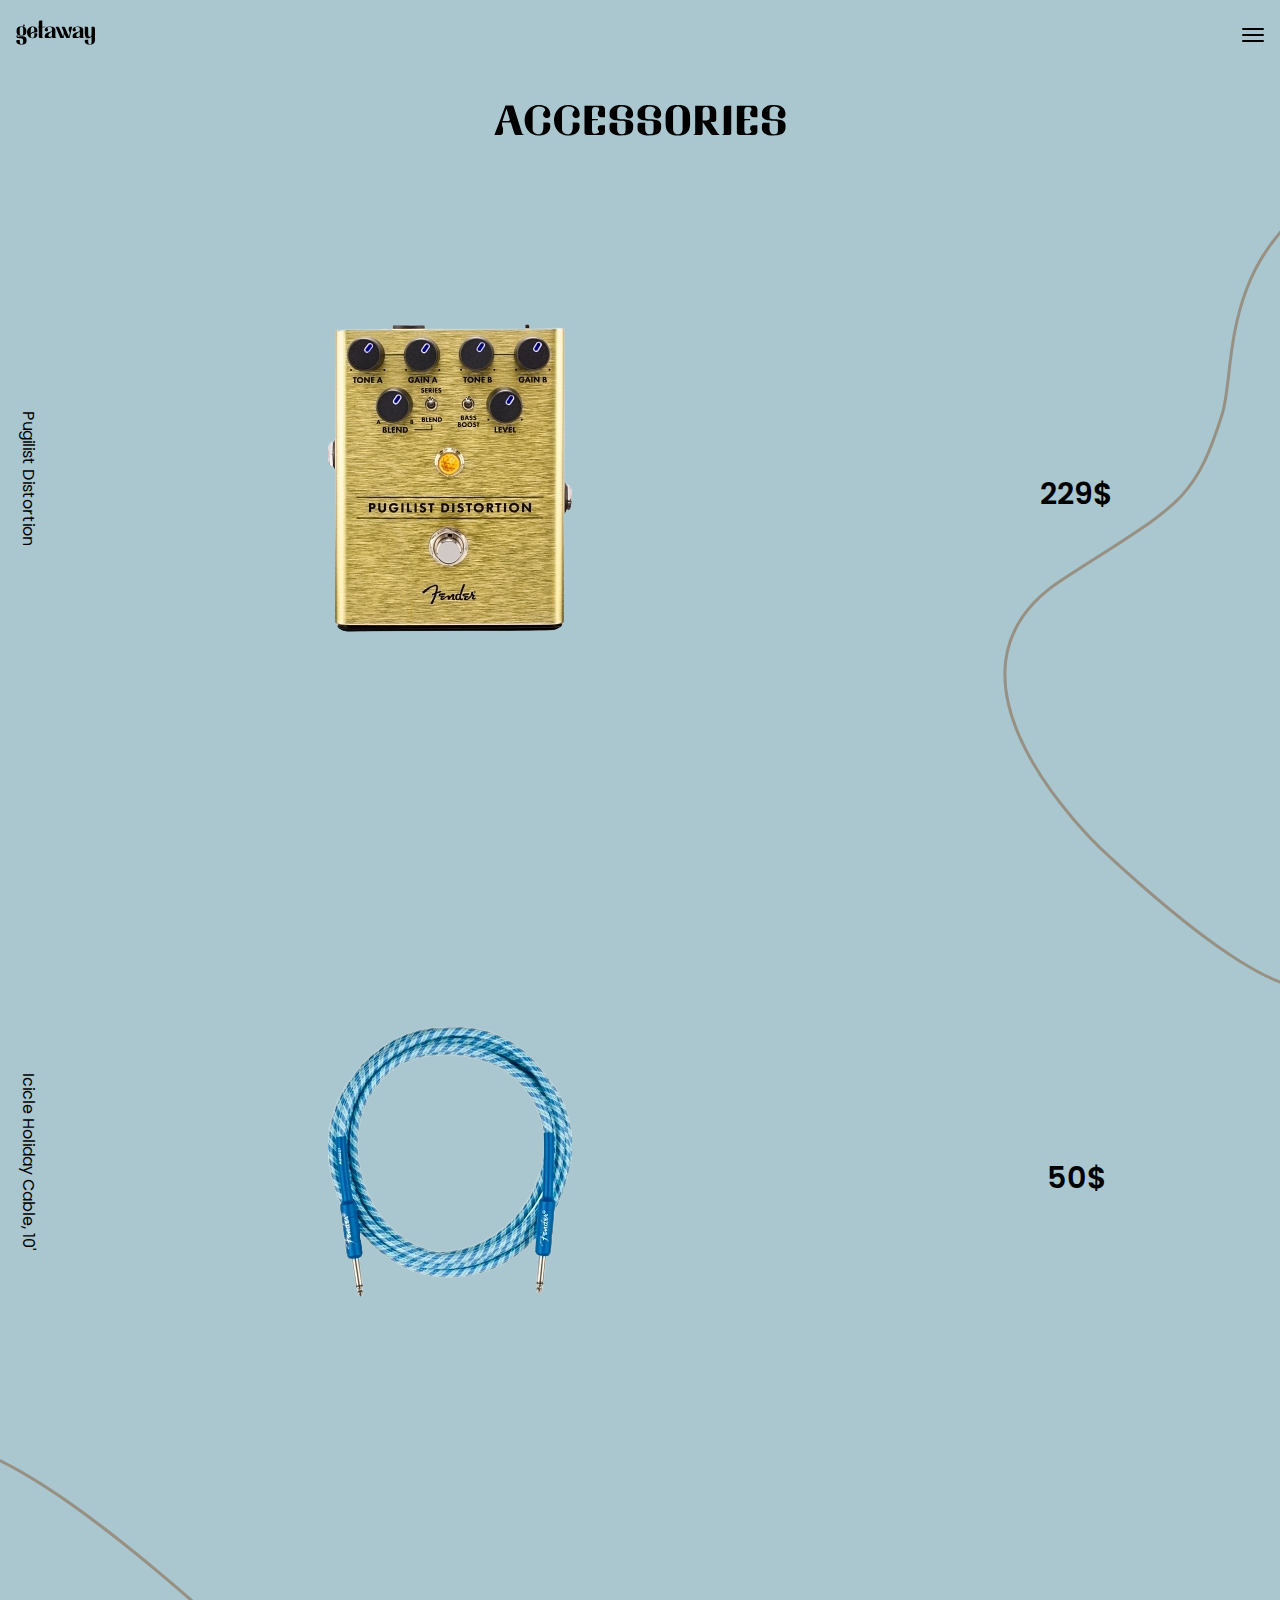
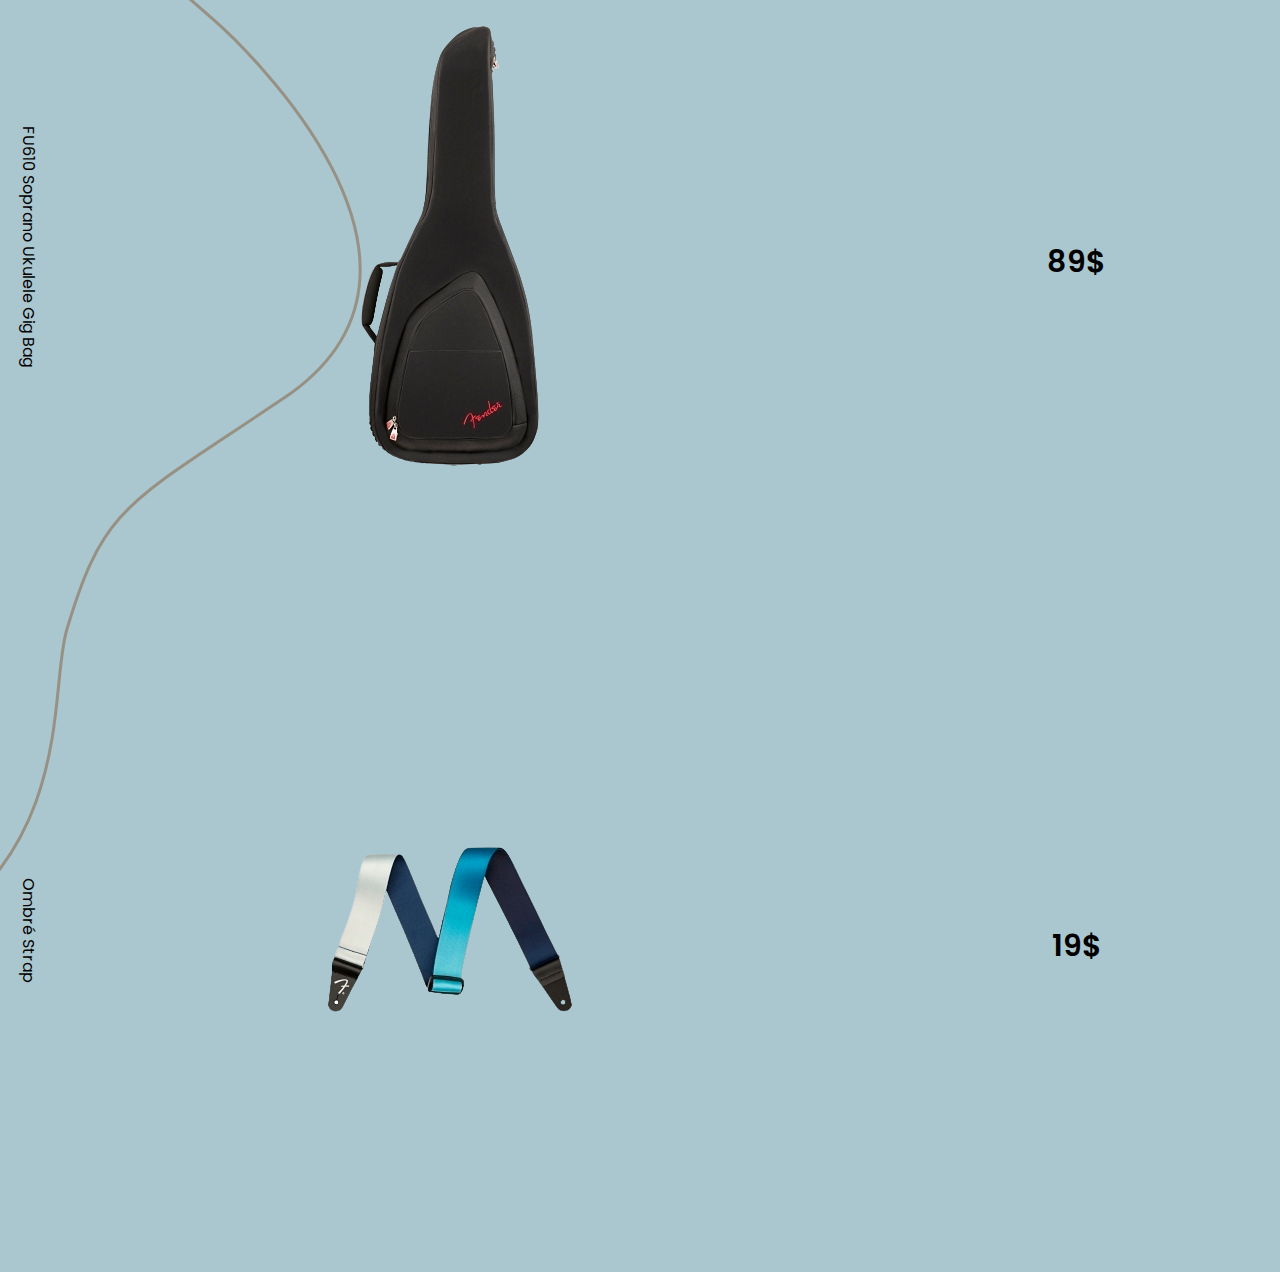
<file: accessories.html>
<!DOCTYPE html>
<html lang="en">
  <head>
    <meta charset="UTF-8" />
    <meta http-equiv="X-UA-Compatible" content="IE=edge" />
    <meta name="viewport" content="width=device-width, initial-scale=1.0" />
    <link rel="shortcut icon" href="./assets/logo.svg" type="image/x-icon" />
    <link rel="stylesheet" href="style.css" />
    <title>getaway</title>
  </head>
  <body class="bass-body">
    <header>
      <nav class="mobile-nav">
        <div class="logo">
          <a href="index.html"
            ><svg
              width="80"
              height="25"
              viewBox="0 0 80 25"
              fill="none"
              xmlns="http://www.w3.org/2000/svg"
            >
              <path
                d="M10.56 19.752C10.56 15.216 4.728 16.344 3.12 16.608C2.736 16.68 2.352 16.68 1.968 16.656C1.824 16.632 1.704 16.608 1.632 16.584C1.536 16.536 1.44 16.488 1.368 16.416C1.2 16.224 1.176 15.936 1.296 15.72C1.392 15.504 1.704 15.288 1.968 15.24C2.112 15.216 2.376 15.192 2.664 15.24C2.976 15.384 3.336 15.504 3.696 15.576C4.2 15.672 4.776 15.72 5.472 15.72C6.144 15.72 6.744 15.672 7.248 15.576C9.048 15.216 10.296 13.8 10.296 12.216V9.912C10.296 8.496 9.288 7.224 7.776 6.72C8.856 6.312 8.784 5.328 8.784 5.328C8.784 4.536 8.16 4.272 7.656 4.488C7.152 4.704 7.008 5.424 7.416 5.784C7.608 5.952 7.704 6.048 7.56 6.192C7.296 6.456 6.288 6.432 5.496 6.432C5.472 6.432 5.472 6.432 5.472 6.432C5.448 6.432 5.448 6.432 5.448 6.432C5.424 6.432 5.4 6.432 5.4 6.432C4.728 6.432 4.176 6.48 3.696 6.576C1.872 6.912 0.624 8.328 0.624 9.912V12.216C0.624 13.176 1.08 14.064 1.824 14.712C1.632 14.736 1.44 14.808 1.224 14.952C0.816 15.192 0.504 15.792 0.48 16.368C0.456 16.848 0.624 17.4 0.936 17.712C1.2 17.952 1.512 18.048 1.848 18.12C2.16 18.168 2.424 18.192 2.928 18.192C3.408 18.192 7.128 17.712 7.128 20.256V22.32C7.128 23.664 6.144 24.12 5.328 24.12C4.512 24.12 3.792 23.136 3.792 21.672V19.896H1.464C0.84 19.896 0.312 20.112 0.336 21.024V21.552C0.336 21.552 0.216 24.624 5.28 24.624C10.512 24.624 10.56 22.656 10.56 19.752ZM3.768 8.448C3.768 7.584 4.536 6.912 5.472 6.912C6.408 6.912 7.152 7.584 7.152 8.448V13.68C7.152 14.52 6.408 15.216 5.472 15.216C4.536 15.216 3.768 14.52 3.768 13.68V8.448ZM21.2938 14.352C21.2938 13.392 20.7898 13.176 20.1658 13.176H18.3658V14.976C18.3658 16.992 17.7658 17.856 16.4218 17.856C15.2938 17.856 14.7898 17.064 14.7658 15.648V15C14.7658 12.576 18.6298 12.432 19.1578 12.432C19.6858 12.432 19.6618 12.432 19.7578 12.432C21.6538 12.408 21.3418 11.784 21.3418 10.248C21.3418 9.072 20.9338 6.432 16.4698 6.432C13.2778 6.432 11.0458 9.048 11.0458 12.36C11.0458 15.744 13.2298 18.336 16.4218 18.336C21.4378 18.336 21.2938 14.856 21.2938 14.856V14.352ZM14.7658 9.648C14.7658 9.024 15.0058 7.032 16.3018 6.912C16.9258 6.864 18.2938 6.744 18.2938 9.408V10.824C18.2938 11.544 18.1498 11.664 17.7658 11.76C17.5018 11.808 17.0218 11.904 16.4938 12.12C15.8218 12.384 15.3658 12.6 14.8618 13.368C14.7898 13.464 14.7658 13.536 14.7418 13.608C14.7418 13.608 14.7658 10.272 14.7658 9.648ZM26.2871 6.768V0.383999H24.2951C23.4551 0.383999 22.7831 1.056 22.7831 1.896V6.768H21.8231V7.056C21.8231 7.152 21.9431 7.224 22.0871 7.248C22.6871 7.344 22.7591 7.728 22.7831 7.896V7.968V7.992V16.152C22.7831 18 23.4791 18 24.3191 18H27.2471V17.832C27.2471 17.736 27.1511 17.64 27.0071 17.64C26.2391 17.52 26.2871 16.896 26.2871 16.896V7.896C26.3111 7.704 26.3831 7.272 26.9111 7.248H28.9031C29.0471 7.224 29.1671 7.152 29.1671 7.056V6.768H26.2871ZM40.1199 17.64C39.3039 17.544 39.3759 16.896 39.3759 16.896V9.792C39.3759 6.984 35.9919 6.432 34.0959 6.432C28.5999 6.432 28.7679 9.792 28.7679 9.792C28.6719 11.256 30.0399 11.712 31.1199 11.304C32.2239 10.896 32.4399 9.624 31.6719 8.832C31.2639 8.424 31.0959 8.256 31.3359 7.848C31.6959 7.272 32.6559 6.792 34.0959 6.912C35.3439 6.984 35.9439 7.656 35.9439 9C35.9439 9.288 35.9439 9.552 35.9439 9.792V9.816V10.032C35.8959 11.064 35.4879 11.64 32.9679 12.216C29.4879 13.032 28.7679 14.784 28.7679 15.96V16.968C28.7439 17.856 29.2239 18.024 30.4239 18.024H33.2079C34.0959 18.024 35.0559 17.808 35.9439 16.776V17.064C35.9439 17.592 36.6639 18.024 37.5759 18.024H40.3839V17.856C40.3839 17.76 40.2879 17.664 40.1199 17.64ZM35.9439 15.864C35.7279 16.656 34.5279 17.352 33.2319 16.824C31.9599 16.32 32.1759 14.064 33.9279 13.032C35.6079 12.048 35.9439 11.568 35.9439 11.568V15.864ZM56.1883 6.768H54.1723C53.3323 6.768 52.6603 7.44 52.6603 8.28C52.6603 8.304 52.6603 8.496 52.6603 8.664C52.6603 9.288 52.6363 9.552 52.6603 10.104C52.7083 10.872 53.3083 11.472 53.5483 12.144C53.6683 12.48 53.9563 13.272 52.9483 16.632L49.1323 7.728C48.8923 7.152 48.3403 6.768 47.7163 6.768H45.5083L47.1883 10.704C47.5003 11.448 47.6443 12.096 47.6923 12.552C47.7883 12.768 47.7163 14.4 47.6683 14.376C47.5963 14.856 47.4763 15.696 47.0923 16.776L43.2043 7.728C42.9883 7.128 42.4123 6.768 41.7883 6.768H39.5803L43.6123 16.152C44.2843 17.664 44.3083 18 45.1483 18H47.6203C47.9803 16.656 48.2923 15.312 48.5803 13.968L49.5163 16.152C50.1883 17.664 50.2123 18 51.0763 18H53.5243C54.4843 14.256 55.2283 10.512 56.1883 6.768ZM67.9637 17.64C67.1477 17.544 67.2197 16.896 67.2197 16.896V9.792C67.2197 6.984 63.8357 6.432 61.9397 6.432C56.4437 6.432 56.6117 9.792 56.6117 9.792C56.5157 11.256 57.8837 11.712 58.9637 11.304C60.0677 10.896 60.2837 9.624 59.5157 8.832C59.1077 8.424 58.9397 8.256 59.1797 7.848C59.5397 7.272 60.4997 6.792 61.9397 6.912C63.1877 6.984 63.7877 7.656 63.7877 9C63.7877 9.288 63.7877 9.552 63.7877 9.792V9.816V10.032C63.7397 11.064 63.3317 11.64 60.8117 12.216C57.3317 13.032 56.6117 14.784 56.6117 15.96V16.968C56.5877 17.856 57.0677 18.024 58.2677 18.024H61.0517C61.9397 18.024 62.8997 17.808 63.7877 16.776V17.064C63.7877 17.592 64.5077 18.024 65.4197 18.024H68.2277V17.856C68.2277 17.76 68.1317 17.664 67.9637 17.64ZM63.7877 15.864C63.5717 16.656 62.3717 17.352 61.0757 16.824C59.8037 16.32 60.0197 14.064 61.7717 13.032C63.4517 12.048 63.7877 11.568 63.7877 11.568V15.864ZM78.9814 18V8.28C78.9814 7.44 78.2854 6.744 77.4454 6.744H75.5494V13.704C75.5254 14.232 75.5254 14.712 75.4294 15.096C75.3334 15.648 74.9254 16.368 74.3974 16.632C73.8934 16.896 73.2214 16.848 72.8134 16.464C72.6454 16.296 72.5254 16.08 72.4534 15.84C72.2374 15.288 72.1894 13.92 72.1894 13.344V8.28C72.1894 7.44 71.5174 6.744 70.6774 6.744H68.7814V13.344C68.7814 14.496 68.8294 14.64 68.9494 15.36C69.0934 16.104 69.3334 16.848 69.8614 17.424C70.5574 18.144 71.6854 18.48 72.7174 18.312C73.7494 18.144 74.7334 17.52 75.3334 16.704C75.4054 16.584 75.4774 16.488 75.5494 16.368V22.296C75.5494 23.64 75.1174 24.096 73.9414 24.096C72.6934 24.096 72.2134 23.112 72.2134 21.648V19.848H69.8854C69.2614 19.848 68.7334 20.088 68.7574 21V21.528C68.7574 21.528 68.6374 24.6 73.7014 24.6C79.2934 24.6 78.9814 21.264 78.9814 18Z"
                fill="black"
              /></svg
          ></a>
        </div>
        <div class="hamburger">
          <svg
            width="22"
            height="14"
            viewBox="0 0 22 14"
            fill="none"
            xmlns="http://www.w3.org/2000/svg"
          >
            <line
              x1="21"
              y1="1"
              x2="1"
              y2="0.999998"
              stroke="black"
              stroke-width="2"
              stroke-linecap="round"
            />
            <line
              x1="21"
              y1="7"
              x2="1"
              y2="7"
              stroke="black"
              stroke-width="2"
              stroke-linecap="round"
            />
            <line
              x1="21"
              y1="13"
              x2="1"
              y2="13"
              stroke="black"
              stroke-width="2"
              stroke-linecap="round"
            />
          </svg>
        </div>
      </nav>
      <div class="mobile">
        <div class="side-bar">
          <div class="close">
            <svg
              width="16"
              height="16"
              viewBox="0 0 16 16"
              fill="none"
              xmlns="http://www.w3.org/2000/svg"
            >
              <path
                d="M0.335683 0.335683C0.441822 0.229276 0.56791 0.144854 0.706726 0.0872515C0.845542 0.0296493 0.994358 0 1.14465 0C1.29494 0 1.44376 0.0296493 1.58257 0.0872515C1.72139 0.144854 1.84748 0.229276 1.95362 0.335683L8.0003 6.38465L14.047 0.335683C14.1532 0.229448 14.2793 0.145178 14.4181 0.0876841C14.5569 0.0301901 14.7057 0.000598232 14.8559 0.000598232C15.0062 0.000598232 15.155 0.0301901 15.2938 0.0876841C15.4326 0.145178 15.5587 0.229448 15.6649 0.335683C15.7712 0.441918 15.8554 0.568038 15.9129 0.70684C15.9704 0.845643 16 0.994411 16 1.14465C16 1.29489 15.9704 1.44366 15.9129 1.58246C15.8554 1.72126 15.7712 1.84738 15.6649 1.95362L9.61595 8.0003L15.6649 14.047C15.7712 14.1532 15.8554 14.2793 15.9129 14.4181C15.9704 14.5569 16 14.7057 16 14.8559C16 15.0062 15.9704 15.155 15.9129 15.2938C15.8554 15.4326 15.7712 15.5587 15.6649 15.6649C15.5587 15.7712 15.4326 15.8554 15.2938 15.9129C15.155 15.9704 15.0062 16 14.8559 16C14.7057 16 14.5569 15.9704 14.4181 15.9129C14.2793 15.8554 14.1532 15.7712 14.047 15.6649L8.0003 9.61595L1.95362 15.6649C1.84738 15.7712 1.72126 15.8554 1.58246 15.9129C1.44366 15.9704 1.29489 16 1.14465 16C0.994411 16 0.845643 15.9704 0.70684 15.9129C0.568038 15.8554 0.441918 15.7712 0.335683 15.6649C0.229448 15.5587 0.145178 15.4326 0.0876841 15.2938C0.0301901 15.155 0.000598232 15.0062 0.000598232 14.8559C0.000598232 14.7057 0.0301901 14.5569 0.0876841 14.4181C0.145178 14.2793 0.229448 14.1532 0.335683 14.047L6.38465 8.0003L0.335683 1.95362C0.229276 1.84748 0.144854 1.72139 0.0872515 1.58257C0.0296493 1.44376 0 1.29494 0 1.14465C0 0.994358 0.0296493 0.845542 0.0872515 0.706726C0.144854 0.56791 0.229276 0.441822 0.335683 0.335683Z"
                fill="white"
              />
            </svg>
          </div>
          <div class="nav-links">
            <ul>
              <li><a href="index.html">Home</a></li>
              <li><a href="basses.html">Basses</a></li>
              <li><a href="acoustics.html">Acoustics</a></li>
              <li><a href="accessories.html">Accessories</a></li>
              <li><a href="login.html">Log in</a></li>
            </ul>
          </div>
        </div>
        <svg
          class="headline"
          width="293"
          height="32"
          viewBox="0 0 293 32"
          fill="none"
          xmlns="http://www.w3.org/2000/svg"
        >
          <path
            d="M9.04 25.64C9.04 25.48 9.04 25.24 9.04 24.92C9.04 23 7.92 22.28 7.92 19.96C7.92 19.48 8 18.96 8.16 18.4H16.84L20.32 29.4C20.72 30.36 21.64 31 22.68 31H29.64V30.72C29.64 30.56 29.28 30.44 29.2 30.36C29.2 30.36 28.2 29.76 28.08 29.4L20.12 4.12C19.4 1.68 19.24 1.6 18 1.6C17.96 1.6 17.84 1.6 17.76 1.6H11.48C9.36 7.8 2.92 24.72 0.48 31H6.36C7.76 31 9 29.6 9 28.2L9.04 25.64ZM13.24 17.08H8.52C9.32 14.52 11 9.56 12.52 4.84L15.84 15.4C15.84 16.36 15.16 17.12 13.4 17.12C13.36 17.12 13.32 17.12 13.24 17.08ZM56.2553 21.4C56.2553 18.96 55.0153 18.4 53.4553 18.4H49.3753V23.04C49.3753 28.16 47.6153 30.28 44.5753 30.28C41.8153 30.28 38.6553 28.52 38.6553 24.96V16.52V8.08C38.6553 4.52 41.8553 2.52 44.6153 2.44C47.8153 2.32 50.1753 3.32 50.9753 4.88C51.1753 5.24 51.2153 5.52 51.2153 5.8C51.1353 6.6 50.5753 7.12 50.2953 7.4C49.1353 8.6 48.4153 11.16 50.0153 12.8C51.2553 14.04 53.6553 14.6 55.1753 13.24C56.4953 12.04 56.2953 10.16 56.2553 9.96C56.2553 9.96 56.6153 1.12 44.2953 1.12C36.4553 1.12 30.6153 7.8 30.6153 16.36C30.6153 24.92 36.4553 31.6 44.2953 31.6C56.6153 31.6 56.2553 22.76 56.2553 22.76V21.4ZM85.6131 21.4C85.6131 18.96 84.3731 18.4 82.8131 18.4H78.7331V23.04C78.7331 28.16 76.9731 30.28 73.9331 30.28C71.1731 30.28 68.0131 28.52 68.0131 24.96V16.52V8.08C68.0131 4.52 71.2131 2.52 73.9731 2.44C77.1731 2.32 79.5331 3.32 80.3331 4.88C80.5331 5.24 80.5731 5.52 80.5731 5.8C80.4931 6.6 79.9331 7.12 79.6531 7.4C78.4931 8.6 77.7731 11.16 79.3731 12.8C80.6131 14.04 83.0131 14.6 84.5331 13.24C85.8531 12.04 85.6531 10.16 85.6131 9.96C85.6131 9.96 85.9731 1.12 73.6531 1.12C65.8131 1.12 59.9731 7.8 59.9731 16.36C59.9731 24.92 65.8131 31.6 73.6531 31.6C85.9731 31.6 85.6131 22.76 85.6131 22.76V21.4ZM107.211 13.24H111.011V5.16C111.011 3.24 109.491 1.68 107.611 1.68H90.4909V28.48C90.4909 29.88 91.6109 31.04 93.0109 31.04H95.5309C95.6109 31.04 95.6909 31.04 95.7709 31.04H107.611C109.491 31.04 111.011 29.48 111.011 27.52V21.36H106.811C104.931 21.36 103.811 22.56 103.811 23.92V24.48C103.811 24.68 103.811 24.64 103.811 24.84C103.811 26.36 105.091 26.72 105.091 27.84C105.091 28.92 103.651 29.76 101.011 29.72C97.8909 29.64 97.9709 28.16 97.9709 21.8V17.52C97.9709 17.32 98.0909 16.32 99.0909 16.32L103.411 16.36C103.731 16.36 103.851 16.12 103.851 15.92V15H97.9709V7.96C98.0509 4.04 98.5309 3 101.691 3C104.331 3 105.171 3.8 105.171 5.2C105.171 7.72 103.811 6.88 103.811 9C103.811 9.24 103.811 9.28 103.811 9.48V10.08C103.811 12 105.331 13.24 107.211 13.24ZM128.657 15.16H127.417C126.497 15.16 123.177 15.4 123.177 13.36V6.64C123.177 4 124.897 2.56 127.377 2.44C129.857 2.32 132.537 3.28 133.257 4.96C133.697 6.04 133.377 6.44 132.457 7.52C130.697 9.64 131.217 12.96 133.737 14C136.217 15.08 139.177 13.92 139.177 10.04C139.177 6.16 136.977 1.12 127.657 1.12C126.337 1.12 121.217 0.719999 117.737 4.2C117.377 4.52 117.097 4.92 116.817 5.32C115.737 6.84 115.577 7.72 115.577 11C115.577 16.72 124.377 16.72 125.857 16.64C126.017 16.64 126.137 16.64 126.297 16.64H127.297C128.137 16.64 131.577 16.52 131.577 18.56V26.44C131.577 29.4 130.257 30.24 127.537 30.24C124.657 30.24 123.177 28.2 123.177 24.96V18.64H118.177C116.737 18.64 115.537 19.16 115.577 21.2V24.68C115.577 24.68 115.297 31.48 127.017 31.48C139.937 31.48 139.177 25.36 139.177 20.84C139.177 14.68 128.657 15.16 128.657 15.16ZM156.648 15.16H155.408C154.488 15.16 151.168 15.4 151.168 13.36V6.64C151.168 4 152.888 2.56 155.368 2.44C157.848 2.32 160.528 3.28 161.248 4.96C161.688 6.04 161.368 6.44 160.448 7.52C158.688 9.64 159.208 12.96 161.728 14C164.208 15.08 167.168 13.92 167.168 10.04C167.168 6.16 164.968 1.12 155.648 1.12C154.328 1.12 149.208 0.719999 145.728 4.2C145.368 4.52 145.088 4.92 144.808 5.32C143.728 6.84 143.568 7.72 143.568 11C143.568 16.72 152.368 16.72 153.848 16.64C154.008 16.64 154.128 16.64 154.288 16.64H155.288C156.128 16.64 159.568 16.52 159.568 18.56V26.44C159.568 29.4 158.248 30.24 155.528 30.24C152.648 30.24 151.168 28.2 151.168 24.96V18.64H146.168C144.728 18.64 143.528 19.16 143.568 21.2V24.68C143.568 24.68 143.288 31.48 155.008 31.48C167.928 31.48 167.168 25.36 167.168 20.84C167.168 14.68 156.648 15.16 156.648 15.16ZM188.798 1.6C187.398 1.28 185.758 1.12 183.838 1.12C181.918 1.12 180.278 1.28 178.838 1.6C173.758 2.72 171.598 7.36 171.598 12.56V20.12C171.598 25.32 173.758 29.92 178.838 31.04C180.278 31.36 181.918 31.56 183.838 31.56C185.758 31.56 187.398 31.36 188.798 31.04C193.878 29.92 196.078 25.32 196.078 20.12V12.56C196.078 7.36 193.878 2.72 188.798 1.6ZM188.598 25.24C188.598 28.12 186.438 30.36 183.838 30.36C181.198 30.36 179.078 28.12 179.078 25.24V7.6C179.078 4.76 181.198 2.44 183.838 2.44C186.438 2.44 188.598 4.76 188.598 7.6V25.24ZM225.216 30.4C224.456 30.2 224.056 29.68 223.776 29.32L223.576 28.96L216.496 18.04H218.416C219.976 18.04 222.216 18.12 222.216 15.56V8.36C222.216 5.44 220.776 3.76 219.376 2.8C218.216 2.04 216.816 1.64 215.416 1.64H201.176V29.16C201.176 29.16 201.256 30.2 200.016 30.4C199.776 30.44 199.616 30.56 199.616 30.72V31.04H206.216C207.616 31.04 208.736 30.28 208.656 29.4V18.08L216.456 29.56C217.056 30.44 217.776 31 218.816 31L223.856 31.04H225.616V30.72C225.616 30.56 225.456 30.44 225.216 30.4ZM215.696 7.72V13.28C215.696 14.28 215.616 14.88 215.176 15.36C214.336 16.4 213.456 16.44 212.936 16.44C212.696 16.44 212.616 16.44 212.176 16.4H208.656V12.92C208.656 12.6 208.656 12.32 208.656 12.04V9.08C208.656 5.96 208.416 3 212.056 3C216.016 3 215.696 7.72 215.696 7.72ZM237.232 29.4V1.64H232.272C230.872 1.64 229.752 2.8 229.752 4.2V29.12C229.752 29.12 229.832 30.2 228.592 30.4C228.352 30.44 228.152 30.56 228.152 30.72V31H234.792C236.192 31 237.312 30.28 237.232 29.4ZM259.569 13.24H263.369V5.16C263.369 3.24 261.849 1.68 259.969 1.68H242.849V28.48C242.849 29.88 243.969 31.04 245.369 31.04H247.889C247.969 31.04 248.049 31.04 248.129 31.04H259.969C261.849 31.04 263.369 29.48 263.369 27.52V21.36H259.169C257.289 21.36 256.169 22.56 256.169 23.92V24.48C256.169 24.68 256.169 24.64 256.169 24.84C256.169 26.36 257.449 26.72 257.449 27.84C257.449 28.92 256.009 29.76 253.369 29.72C250.249 29.64 250.329 28.16 250.329 21.8V17.52C250.329 17.32 250.449 16.32 251.449 16.32L255.769 16.36C256.089 16.36 256.209 16.12 256.209 15.92V15H250.329V7.96C250.409 4.04 250.889 3 254.049 3C256.689 3 257.529 3.8 257.529 5.2C257.529 7.72 256.169 6.88 256.169 9C256.169 9.24 256.169 9.28 256.169 9.48V10.08C256.169 12 257.689 13.24 259.569 13.24ZM281.015 15.16H279.775C278.855 15.16 275.535 15.4 275.535 13.36V6.64C275.535 4 277.255 2.56 279.735 2.44C282.215 2.32 284.895 3.28 285.615 4.96C286.055 6.04 285.735 6.44 284.815 7.52C283.055 9.64 283.575 12.96 286.095 14C288.575 15.08 291.535 13.92 291.535 10.04C291.535 6.16 289.335 1.12 280.015 1.12C278.695 1.12 273.575 0.719999 270.095 4.2C269.735 4.52 269.455 4.92 269.175 5.32C268.095 6.84 267.935 7.72 267.935 11C267.935 16.72 276.735 16.72 278.215 16.64C278.375 16.64 278.495 16.64 278.655 16.64H279.655C280.495 16.64 283.935 16.52 283.935 18.56V26.44C283.935 29.4 282.615 30.24 279.895 30.24C277.015 30.24 275.535 28.2 275.535 24.96V18.64H270.535C269.095 18.64 267.895 19.16 267.935 21.2V24.68C267.935 24.68 267.655 31.48 279.375 31.48C292.295 31.48 291.535 25.36 291.535 20.84C291.535 14.68 281.015 15.16 281.015 15.16Z"
            fill="black"
          />
        </svg>

        <div class="bass-guitar">
          <h3>Pugilist Distortion</h3>
          <img src="./assets/acces1.png" alt="" />
          <p>229$</p>
        </div>
        <div class="bass-guitar">
          <h3>Icicle Holiday Cable, 10'</h3>
          <img src="./assets/acces2.png" alt="" />
          <p>50$</p>
        </div>
        <div class="bass-guitar">
          <h3>FU610 Soprano Ukulele Gig Bag</h3>
          <img src="./assets/acces3.png" alt="" />
          <p>89$</p>
        </div>
        <div class="bass-guitar">
          <h3>Ombré Strap</h3>
          <img src="./assets/acces4.png" alt="" />
          <p>19$</p>
        </div>
      </div>
      <div class="pattern-1">
        <svg
          width="315"
          height="790"
          viewBox="0 0 315 790"
          fill="none"
          xmlns="http://www.w3.org/2000/svg"
        >
          <path
            d="M311.069 1.64145C217.097 69.2257 232.231 172.701 219.257 213.952C190.912 304.074 174.133 304.927 58.7799 380.049C-85.4121 473.952 87.8664 639.883 105.462 655.716C132.143 679.723 261.302 801.446 314.229 786.793"
            stroke="#979184"
            stroke-width="3"
          />
        </svg>
      </div>
      <div class="pattern-2">
        <svg
          width="439"
          height="1085"
          viewBox="0 0 439 1085"
          fill="none"
          xmlns="http://www.w3.org/2000/svg"
        >
          <path
            d="M21.982 1083.44C149.743 988.593 126.792 846.681 143.769 789.712C180.858 665.251 203.901 663.729 360.895 558.078C557.136 426.014 315.519 201.54 291.005 180.144C253.833 147.699 73.7756 -16.9254 1.33169 4.31351"
            stroke="#979184"
            stroke-width="3"
          />
        </svg>
      </div>
    </header>
    <script src="script.js"></script>
  </body>
</html>
</file>
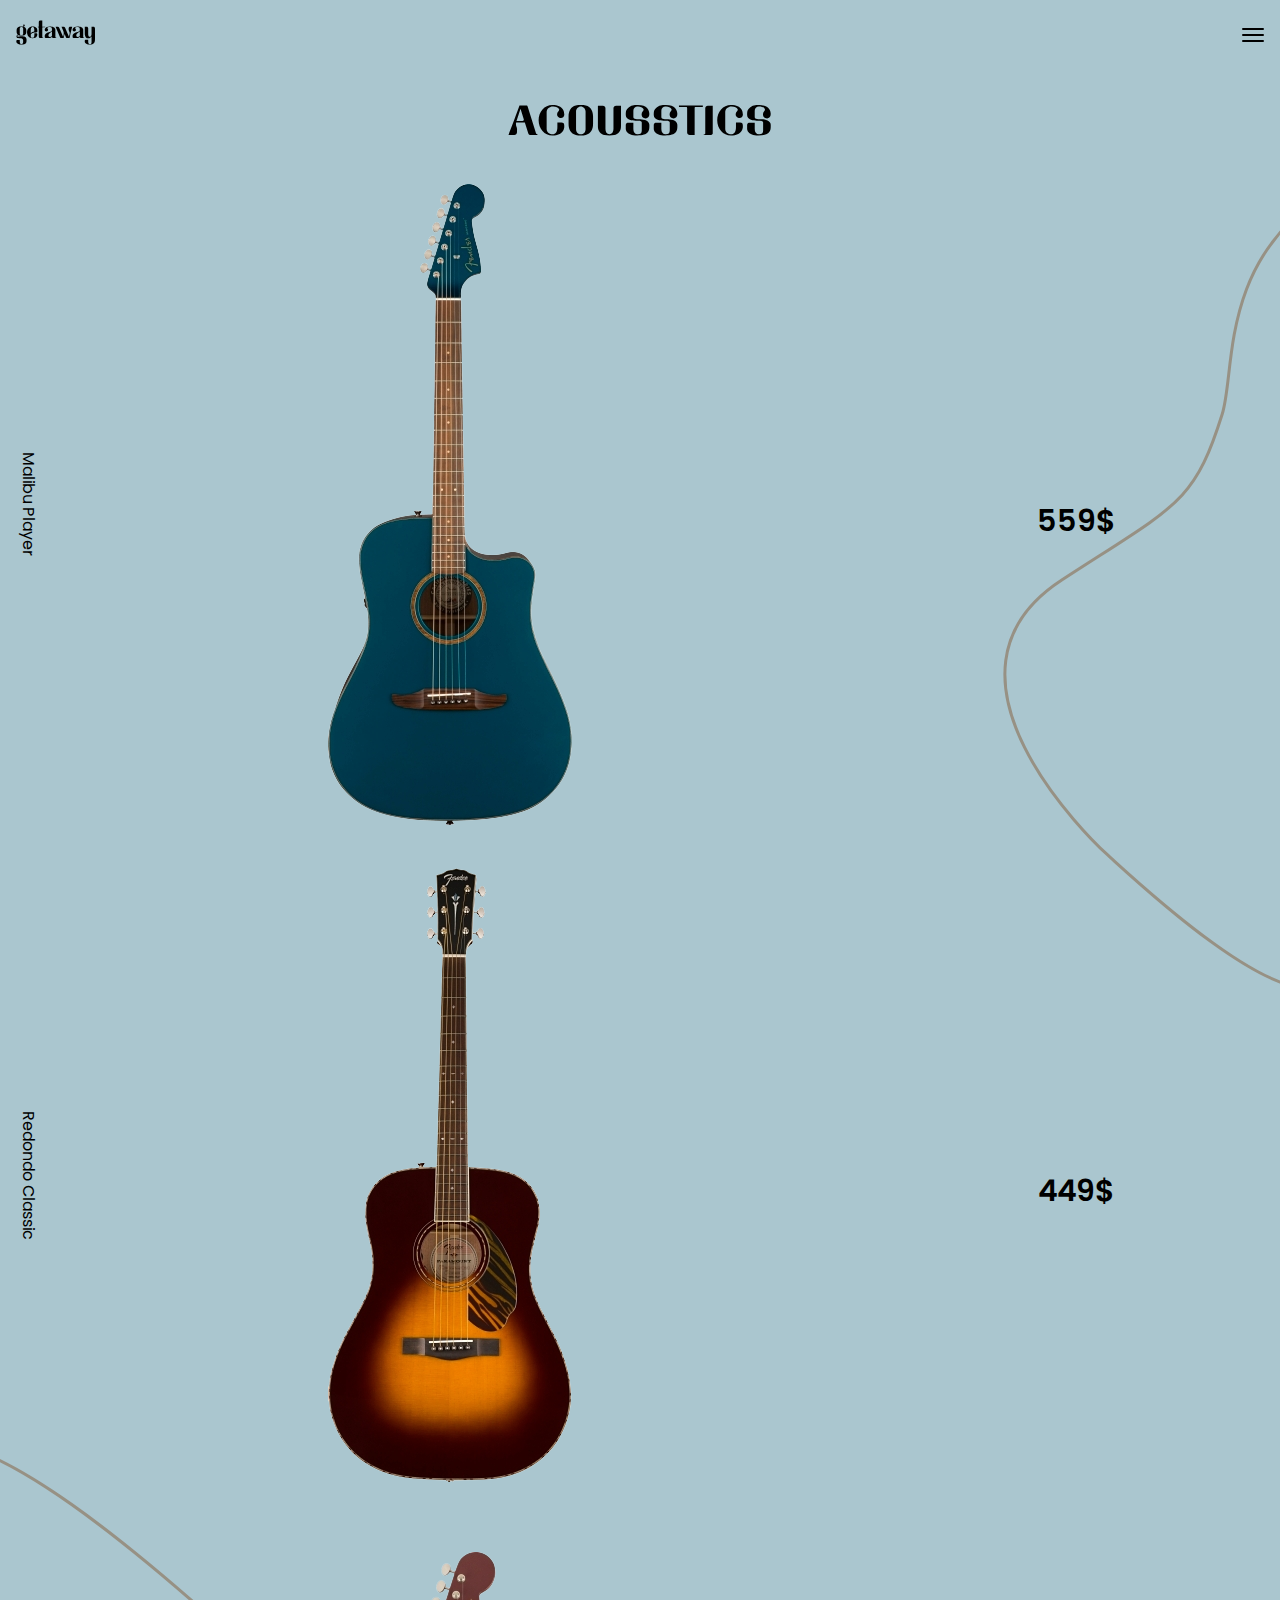
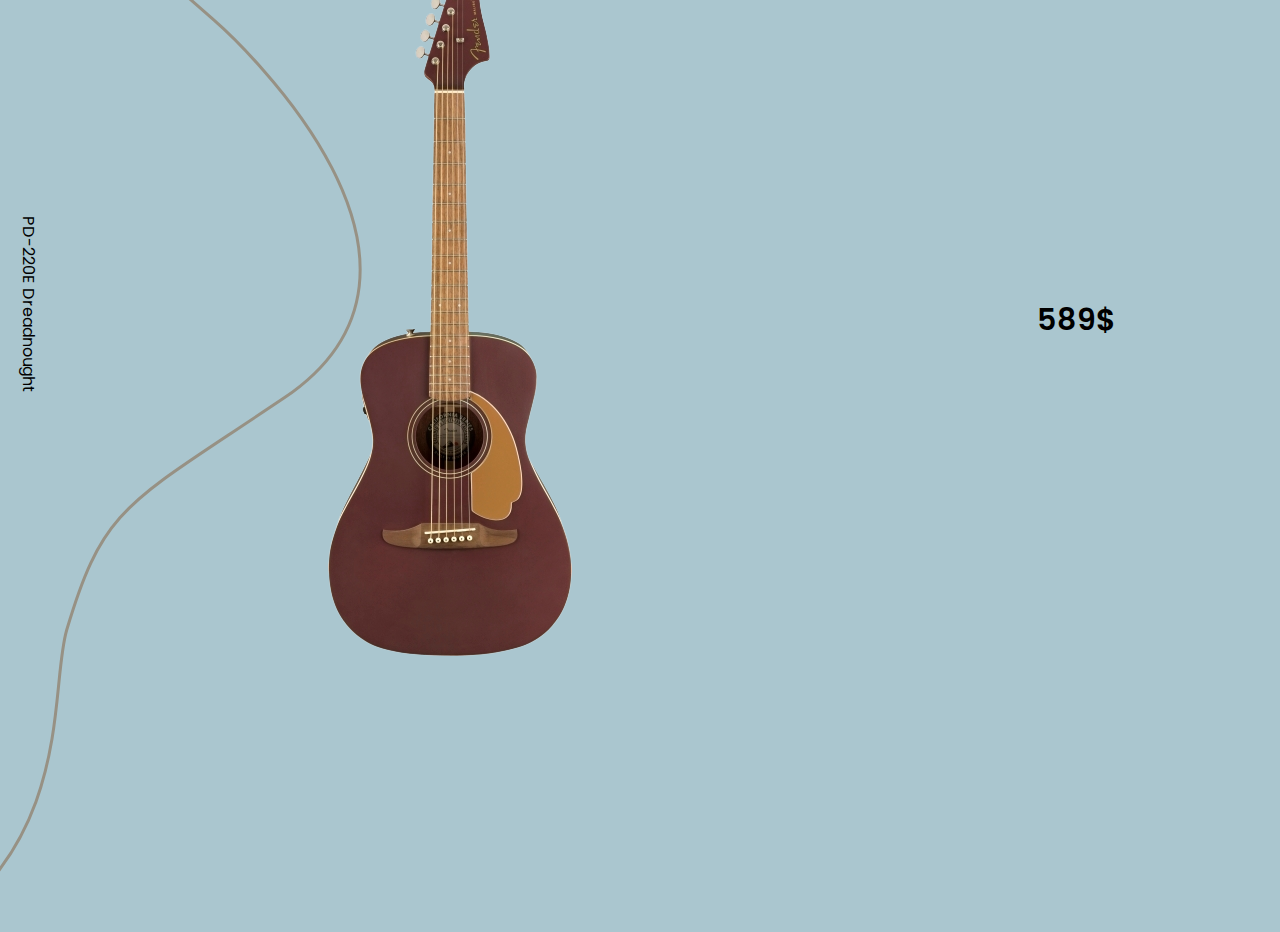
<file: acoustics.html>
<!DOCTYPE html>
<html lang="en">
  <head>
    <meta charset="UTF-8" />
    <meta http-equiv="X-UA-Compatible" content="IE=edge" />
    <meta name="viewport" content="width=device-width, initial-scale=1.0" />
    <link rel="shortcut icon" href="./assets/logo.svg" type="image/x-icon" />
    <link rel="stylesheet" href="style.css" />
    <title>getaway</title>
  </head>
  <body class="bass-body">
    <header>
      <nav class="mobile-nav">
        <div class="logo">
          <a href="index.html"
            ><svg
              width="80"
              height="25"
              viewBox="0 0 80 25"
              fill="none"
              xmlns="http://www.w3.org/2000/svg"
            >
              <path
                d="M10.56 19.752C10.56 15.216 4.728 16.344 3.12 16.608C2.736 16.68 2.352 16.68 1.968 16.656C1.824 16.632 1.704 16.608 1.632 16.584C1.536 16.536 1.44 16.488 1.368 16.416C1.2 16.224 1.176 15.936 1.296 15.72C1.392 15.504 1.704 15.288 1.968 15.24C2.112 15.216 2.376 15.192 2.664 15.24C2.976 15.384 3.336 15.504 3.696 15.576C4.2 15.672 4.776 15.72 5.472 15.72C6.144 15.72 6.744 15.672 7.248 15.576C9.048 15.216 10.296 13.8 10.296 12.216V9.912C10.296 8.496 9.288 7.224 7.776 6.72C8.856 6.312 8.784 5.328 8.784 5.328C8.784 4.536 8.16 4.272 7.656 4.488C7.152 4.704 7.008 5.424 7.416 5.784C7.608 5.952 7.704 6.048 7.56 6.192C7.296 6.456 6.288 6.432 5.496 6.432C5.472 6.432 5.472 6.432 5.472 6.432C5.448 6.432 5.448 6.432 5.448 6.432C5.424 6.432 5.4 6.432 5.4 6.432C4.728 6.432 4.176 6.48 3.696 6.576C1.872 6.912 0.624 8.328 0.624 9.912V12.216C0.624 13.176 1.08 14.064 1.824 14.712C1.632 14.736 1.44 14.808 1.224 14.952C0.816 15.192 0.504 15.792 0.48 16.368C0.456 16.848 0.624 17.4 0.936 17.712C1.2 17.952 1.512 18.048 1.848 18.12C2.16 18.168 2.424 18.192 2.928 18.192C3.408 18.192 7.128 17.712 7.128 20.256V22.32C7.128 23.664 6.144 24.12 5.328 24.12C4.512 24.12 3.792 23.136 3.792 21.672V19.896H1.464C0.84 19.896 0.312 20.112 0.336 21.024V21.552C0.336 21.552 0.216 24.624 5.28 24.624C10.512 24.624 10.56 22.656 10.56 19.752ZM3.768 8.448C3.768 7.584 4.536 6.912 5.472 6.912C6.408 6.912 7.152 7.584 7.152 8.448V13.68C7.152 14.52 6.408 15.216 5.472 15.216C4.536 15.216 3.768 14.52 3.768 13.68V8.448ZM21.2938 14.352C21.2938 13.392 20.7898 13.176 20.1658 13.176H18.3658V14.976C18.3658 16.992 17.7658 17.856 16.4218 17.856C15.2938 17.856 14.7898 17.064 14.7658 15.648V15C14.7658 12.576 18.6298 12.432 19.1578 12.432C19.6858 12.432 19.6618 12.432 19.7578 12.432C21.6538 12.408 21.3418 11.784 21.3418 10.248C21.3418 9.072 20.9338 6.432 16.4698 6.432C13.2778 6.432 11.0458 9.048 11.0458 12.36C11.0458 15.744 13.2298 18.336 16.4218 18.336C21.4378 18.336 21.2938 14.856 21.2938 14.856V14.352ZM14.7658 9.648C14.7658 9.024 15.0058 7.032 16.3018 6.912C16.9258 6.864 18.2938 6.744 18.2938 9.408V10.824C18.2938 11.544 18.1498 11.664 17.7658 11.76C17.5018 11.808 17.0218 11.904 16.4938 12.12C15.8218 12.384 15.3658 12.6 14.8618 13.368C14.7898 13.464 14.7658 13.536 14.7418 13.608C14.7418 13.608 14.7658 10.272 14.7658 9.648ZM26.2871 6.768V0.383999H24.2951C23.4551 0.383999 22.7831 1.056 22.7831 1.896V6.768H21.8231V7.056C21.8231 7.152 21.9431 7.224 22.0871 7.248C22.6871 7.344 22.7591 7.728 22.7831 7.896V7.968V7.992V16.152C22.7831 18 23.4791 18 24.3191 18H27.2471V17.832C27.2471 17.736 27.1511 17.64 27.0071 17.64C26.2391 17.52 26.2871 16.896 26.2871 16.896V7.896C26.3111 7.704 26.3831 7.272 26.9111 7.248H28.9031C29.0471 7.224 29.1671 7.152 29.1671 7.056V6.768H26.2871ZM40.1199 17.64C39.3039 17.544 39.3759 16.896 39.3759 16.896V9.792C39.3759 6.984 35.9919 6.432 34.0959 6.432C28.5999 6.432 28.7679 9.792 28.7679 9.792C28.6719 11.256 30.0399 11.712 31.1199 11.304C32.2239 10.896 32.4399 9.624 31.6719 8.832C31.2639 8.424 31.0959 8.256 31.3359 7.848C31.6959 7.272 32.6559 6.792 34.0959 6.912C35.3439 6.984 35.9439 7.656 35.9439 9C35.9439 9.288 35.9439 9.552 35.9439 9.792V9.816V10.032C35.8959 11.064 35.4879 11.64 32.9679 12.216C29.4879 13.032 28.7679 14.784 28.7679 15.96V16.968C28.7439 17.856 29.2239 18.024 30.4239 18.024H33.2079C34.0959 18.024 35.0559 17.808 35.9439 16.776V17.064C35.9439 17.592 36.6639 18.024 37.5759 18.024H40.3839V17.856C40.3839 17.76 40.2879 17.664 40.1199 17.64ZM35.9439 15.864C35.7279 16.656 34.5279 17.352 33.2319 16.824C31.9599 16.32 32.1759 14.064 33.9279 13.032C35.6079 12.048 35.9439 11.568 35.9439 11.568V15.864ZM56.1883 6.768H54.1723C53.3323 6.768 52.6603 7.44 52.6603 8.28C52.6603 8.304 52.6603 8.496 52.6603 8.664C52.6603 9.288 52.6363 9.552 52.6603 10.104C52.7083 10.872 53.3083 11.472 53.5483 12.144C53.6683 12.48 53.9563 13.272 52.9483 16.632L49.1323 7.728C48.8923 7.152 48.3403 6.768 47.7163 6.768H45.5083L47.1883 10.704C47.5003 11.448 47.6443 12.096 47.6923 12.552C47.7883 12.768 47.7163 14.4 47.6683 14.376C47.5963 14.856 47.4763 15.696 47.0923 16.776L43.2043 7.728C42.9883 7.128 42.4123 6.768 41.7883 6.768H39.5803L43.6123 16.152C44.2843 17.664 44.3083 18 45.1483 18H47.6203C47.9803 16.656 48.2923 15.312 48.5803 13.968L49.5163 16.152C50.1883 17.664 50.2123 18 51.0763 18H53.5243C54.4843 14.256 55.2283 10.512 56.1883 6.768ZM67.9637 17.64C67.1477 17.544 67.2197 16.896 67.2197 16.896V9.792C67.2197 6.984 63.8357 6.432 61.9397 6.432C56.4437 6.432 56.6117 9.792 56.6117 9.792C56.5157 11.256 57.8837 11.712 58.9637 11.304C60.0677 10.896 60.2837 9.624 59.5157 8.832C59.1077 8.424 58.9397 8.256 59.1797 7.848C59.5397 7.272 60.4997 6.792 61.9397 6.912C63.1877 6.984 63.7877 7.656 63.7877 9C63.7877 9.288 63.7877 9.552 63.7877 9.792V9.816V10.032C63.7397 11.064 63.3317 11.64 60.8117 12.216C57.3317 13.032 56.6117 14.784 56.6117 15.96V16.968C56.5877 17.856 57.0677 18.024 58.2677 18.024H61.0517C61.9397 18.024 62.8997 17.808 63.7877 16.776V17.064C63.7877 17.592 64.5077 18.024 65.4197 18.024H68.2277V17.856C68.2277 17.76 68.1317 17.664 67.9637 17.64ZM63.7877 15.864C63.5717 16.656 62.3717 17.352 61.0757 16.824C59.8037 16.32 60.0197 14.064 61.7717 13.032C63.4517 12.048 63.7877 11.568 63.7877 11.568V15.864ZM78.9814 18V8.28C78.9814 7.44 78.2854 6.744 77.4454 6.744H75.5494V13.704C75.5254 14.232 75.5254 14.712 75.4294 15.096C75.3334 15.648 74.9254 16.368 74.3974 16.632C73.8934 16.896 73.2214 16.848 72.8134 16.464C72.6454 16.296 72.5254 16.08 72.4534 15.84C72.2374 15.288 72.1894 13.92 72.1894 13.344V8.28C72.1894 7.44 71.5174 6.744 70.6774 6.744H68.7814V13.344C68.7814 14.496 68.8294 14.64 68.9494 15.36C69.0934 16.104 69.3334 16.848 69.8614 17.424C70.5574 18.144 71.6854 18.48 72.7174 18.312C73.7494 18.144 74.7334 17.52 75.3334 16.704C75.4054 16.584 75.4774 16.488 75.5494 16.368V22.296C75.5494 23.64 75.1174 24.096 73.9414 24.096C72.6934 24.096 72.2134 23.112 72.2134 21.648V19.848H69.8854C69.2614 19.848 68.7334 20.088 68.7574 21V21.528C68.7574 21.528 68.6374 24.6 73.7014 24.6C79.2934 24.6 78.9814 21.264 78.9814 18Z"
                fill="black"
              /></svg
          ></a>
        </div>
        <div class="hamburger">
          <svg
            width="22"
            height="14"
            viewBox="0 0 22 14"
            fill="none"
            xmlns="http://www.w3.org/2000/svg"
          >
            <line
              x1="21"
              y1="1"
              x2="1"
              y2="0.999998"
              stroke="black"
              stroke-width="2"
              stroke-linecap="round"
            />
            <line
              x1="21"
              y1="7"
              x2="1"
              y2="7"
              stroke="black"
              stroke-width="2"
              stroke-linecap="round"
            />
            <line
              x1="21"
              y1="13"
              x2="1"
              y2="13"
              stroke="black"
              stroke-width="2"
              stroke-linecap="round"
            />
          </svg>
        </div>
      </nav>
      <div class="mobile">
        <div class="side-bar">
          <div class="close">
            <svg
              width="16"
              height="16"
              viewBox="0 0 16 16"
              fill="none"
              xmlns="http://www.w3.org/2000/svg"
            >
              <path
                d="M0.335683 0.335683C0.441822 0.229276 0.56791 0.144854 0.706726 0.0872515C0.845542 0.0296493 0.994358 0 1.14465 0C1.29494 0 1.44376 0.0296493 1.58257 0.0872515C1.72139 0.144854 1.84748 0.229276 1.95362 0.335683L8.0003 6.38465L14.047 0.335683C14.1532 0.229448 14.2793 0.145178 14.4181 0.0876841C14.5569 0.0301901 14.7057 0.000598232 14.8559 0.000598232C15.0062 0.000598232 15.155 0.0301901 15.2938 0.0876841C15.4326 0.145178 15.5587 0.229448 15.6649 0.335683C15.7712 0.441918 15.8554 0.568038 15.9129 0.70684C15.9704 0.845643 16 0.994411 16 1.14465C16 1.29489 15.9704 1.44366 15.9129 1.58246C15.8554 1.72126 15.7712 1.84738 15.6649 1.95362L9.61595 8.0003L15.6649 14.047C15.7712 14.1532 15.8554 14.2793 15.9129 14.4181C15.9704 14.5569 16 14.7057 16 14.8559C16 15.0062 15.9704 15.155 15.9129 15.2938C15.8554 15.4326 15.7712 15.5587 15.6649 15.6649C15.5587 15.7712 15.4326 15.8554 15.2938 15.9129C15.155 15.9704 15.0062 16 14.8559 16C14.7057 16 14.5569 15.9704 14.4181 15.9129C14.2793 15.8554 14.1532 15.7712 14.047 15.6649L8.0003 9.61595L1.95362 15.6649C1.84738 15.7712 1.72126 15.8554 1.58246 15.9129C1.44366 15.9704 1.29489 16 1.14465 16C0.994411 16 0.845643 15.9704 0.70684 15.9129C0.568038 15.8554 0.441918 15.7712 0.335683 15.6649C0.229448 15.5587 0.145178 15.4326 0.0876841 15.2938C0.0301901 15.155 0.000598232 15.0062 0.000598232 14.8559C0.000598232 14.7057 0.0301901 14.5569 0.0876841 14.4181C0.145178 14.2793 0.229448 14.1532 0.335683 14.047L6.38465 8.0003L0.335683 1.95362C0.229276 1.84748 0.144854 1.72139 0.0872515 1.58257C0.0296493 1.44376 0 1.29494 0 1.14465C0 0.994358 0.0296493 0.845542 0.0872515 0.706726C0.144854 0.56791 0.229276 0.441822 0.335683 0.335683Z"
                fill="white"
              />
            </svg>
          </div>
          <div class="nav-links">
            <ul>
              <li><a href="index.html">Home</a></li>
              <li><a href="basses.html">Basses</a></li>
              <li><a href="acoustics.html">Acoustics</a></li>
              <li><a href="accessories.html">Accessories</a></li>
              <li><a href="login.html">Log in</a></li>
            </ul>
          </div>
        </div>
        <svg
          class="headline"
          width="264"
          height="32"
          viewBox="0 0 264 32"
          fill="none"
          xmlns="http://www.w3.org/2000/svg"
        >
          <path
            d="M9.04 25.64C9.04 25.48 9.04 25.24 9.04 24.92C9.04 23 7.92 22.28 7.92 19.96C7.92 19.48 8 18.96 8.16 18.4H16.84L20.32 29.4C20.72 30.36 21.64 31 22.68 31H29.64V30.72C29.64 30.56 29.28 30.44 29.2 30.36C29.2 30.36 28.2 29.76 28.08 29.4L20.12 4.12C19.4 1.68 19.24 1.6 18 1.6C17.96 1.6 17.84 1.6 17.76 1.6H11.48C9.36 7.8 2.92 24.72 0.48 31H6.36C7.76 31 9 29.6 9 28.2L9.04 25.64ZM13.24 17.08H8.52C9.32 14.52 11 9.56 12.52 4.84L15.84 15.4C15.84 16.36 15.16 17.12 13.4 17.12C13.36 17.12 13.32 17.12 13.24 17.08ZM56.2553 21.4C56.2553 18.96 55.0153 18.4 53.4553 18.4H49.3753V23.04C49.3753 28.16 47.6153 30.28 44.5753 30.28C41.8153 30.28 38.6553 28.52 38.6553 24.96V16.52V8.08C38.6553 4.52 41.8553 2.52 44.6153 2.44C47.8153 2.32 50.1753 3.32 50.9753 4.88C51.1753 5.24 51.2153 5.52 51.2153 5.8C51.1353 6.6 50.5753 7.12 50.2953 7.4C49.1353 8.6 48.4153 11.16 50.0153 12.8C51.2553 14.04 53.6553 14.6 55.1753 13.24C56.4953 12.04 56.2953 10.16 56.2553 9.96C56.2553 9.96 56.6153 1.12 44.2953 1.12C36.4553 1.12 30.6153 7.8 30.6153 16.36C30.6153 24.92 36.4553 31.6 44.2953 31.6C56.6153 31.6 56.2553 22.76 56.2553 22.76V21.4ZM77.7731 1.6C76.3731 1.28 74.7331 1.12 72.8131 1.12C70.8931 1.12 69.2531 1.28 67.8131 1.6C62.7331 2.72 60.5731 7.36 60.5731 12.56V20.12C60.5731 25.32 62.7331 29.92 67.8131 31.04C69.2531 31.36 70.8931 31.56 72.8131 31.56C74.7331 31.56 76.3731 31.36 77.7731 31.04C82.8531 29.92 85.0531 25.32 85.0531 20.12V12.56C85.0531 7.36 82.8531 2.72 77.7731 1.6ZM77.5731 25.24C77.5731 28.12 75.4131 30.36 72.8131 30.36C70.1731 30.36 68.0531 28.12 68.0531 25.24V7.6C68.0531 4.76 70.1731 2.44 72.8131 2.44C75.4131 2.44 77.5731 4.76 77.5731 7.6V25.24ZM112.98 16.32V1.64H108.02C106.58 1.64 105.46 2.76 105.46 4.16V25.12C105.46 28 104.02 30.24 101.38 30.24C98.7803 30.24 97.4603 28 97.4603 25.12V4.16C97.4603 2.76 96.3003 1.64 94.9003 1.64H89.9003V22.68C89.9003 26.72 92.6603 30.28 96.5803 31.08C97.9803 31.4 99.5403 31.56 101.38 31.56C103.26 31.56 104.86 31.36 106.26 31.08C110.18 30.24 112.98 26.68 112.98 22.64V16.32ZM130.844 15.16H129.604C128.684 15.16 125.364 15.4 125.364 13.36V6.64C125.364 4 127.084 2.56 129.564 2.44C132.044 2.32 134.724 3.28 135.444 4.96C135.884 6.04 135.564 6.44 134.644 7.52C132.884 9.64 133.404 12.96 135.924 14C138.404 15.08 141.364 13.92 141.364 10.04C141.364 6.16 139.164 1.12 129.844 1.12C128.524 1.12 123.404 0.719999 119.924 4.2C119.564 4.52 119.284 4.92 119.004 5.32C117.924 6.84 117.764 7.72 117.764 11C117.764 16.72 126.564 16.72 128.044 16.64C128.204 16.64 128.324 16.64 128.484 16.64H129.484C130.324 16.64 133.764 16.52 133.764 18.56V26.44C133.764 29.4 132.444 30.24 129.724 30.24C126.844 30.24 125.364 28.2 125.364 24.96V18.64H120.364C118.924 18.64 117.724 19.16 117.764 21.2V24.68C117.764 24.68 117.484 31.48 129.204 31.48C142.124 31.48 141.364 25.36 141.364 20.84C141.364 14.68 130.844 15.16 130.844 15.16ZM158.835 15.16H157.595C156.675 15.16 153.355 15.4 153.355 13.36V6.64C153.355 4 155.075 2.56 157.555 2.44C160.035 2.32 162.715 3.28 163.435 4.96C163.875 6.04 163.555 6.44 162.635 7.52C160.875 9.64 161.395 12.96 163.915 14C166.395 15.08 169.355 13.92 169.355 10.04C169.355 6.16 167.155 1.12 157.835 1.12C156.515 1.12 151.395 0.719999 147.915 4.2C147.555 4.52 147.275 4.92 146.995 5.32C145.915 6.84 145.755 7.72 145.755 11C145.755 16.72 154.555 16.72 156.035 16.64C156.195 16.64 156.315 16.64 156.475 16.64H157.475C158.315 16.64 161.755 16.52 161.755 18.56V26.44C161.755 29.4 160.435 30.24 157.715 30.24C154.835 30.24 153.355 28.2 153.355 24.96V18.64H148.355C146.915 18.64 145.715 19.16 145.755 21.2V24.68C145.755 24.68 145.475 31.48 157.195 31.48C170.115 31.48 169.355 25.36 169.355 20.84C169.355 14.68 158.835 15.16 158.835 15.16ZM170.931 1.6V2.4C170.931 2.6 171.091 3 171.571 3L178.051 2.96C178.971 2.96 179.131 3.56 179.131 3.96V28.48C179.131 29.88 180.291 31 181.691 31H186.651V3.96C186.651 3.6 186.811 2.96 187.731 2.96L194.251 3C194.811 3 194.851 2.6 194.851 2.4V1.6H170.931ZM204.749 29.4V1.64H199.789C198.389 1.64 197.269 2.8 197.269 4.2V29.12C197.269 29.12 197.349 30.2 196.109 30.4C195.869 30.44 195.669 30.56 195.669 30.72V31H202.309C203.709 31 204.829 30.28 204.749 29.4ZM234.846 21.4C234.846 18.96 233.606 18.4 232.046 18.4H227.966V23.04C227.966 28.16 226.206 30.28 223.166 30.28C220.406 30.28 217.246 28.52 217.246 24.96V16.52V8.08C217.246 4.52 220.446 2.52 223.206 2.44C226.406 2.32 228.766 3.32 229.566 4.88C229.766 5.24 229.806 5.52 229.806 5.8C229.726 6.6 229.166 7.12 228.886 7.4C227.726 8.6 227.006 11.16 228.606 12.8C229.846 14.04 232.246 14.6 233.766 13.24C235.086 12.04 234.886 10.16 234.846 9.96C234.846 9.96 235.206 1.12 222.886 1.12C215.046 1.12 209.206 7.8 209.206 16.36C209.206 24.92 215.046 31.6 222.886 31.6C235.206 31.6 234.846 22.76 234.846 22.76V21.4ZM252.204 15.16H250.964C250.044 15.16 246.724 15.4 246.724 13.36V6.64C246.724 4 248.444 2.56 250.924 2.44C253.404 2.32 256.084 3.28 256.804 4.96C257.244 6.04 256.924 6.44 256.004 7.52C254.244 9.64 254.764 12.96 257.284 14C259.764 15.08 262.724 13.92 262.724 10.04C262.724 6.16 260.524 1.12 251.204 1.12C249.884 1.12 244.764 0.719999 241.284 4.2C240.924 4.52 240.644 4.92 240.364 5.32C239.284 6.84 239.124 7.72 239.124 11C239.124 16.72 247.924 16.72 249.404 16.64C249.564 16.64 249.684 16.64 249.844 16.64H250.844C251.684 16.64 255.124 16.52 255.124 18.56V26.44C255.124 29.4 253.804 30.24 251.084 30.24C248.204 30.24 246.724 28.2 246.724 24.96V18.64H241.724C240.284 18.64 239.084 19.16 239.124 21.2V24.68C239.124 24.68 238.844 31.48 250.564 31.48C263.484 31.48 262.724 25.36 262.724 20.84C262.724 14.68 252.204 15.16 252.204 15.16Z"
            fill="black"
          />
        </svg>

        <div class="bass-guitar">
          <h3>Malibu Player</h3>
          <img src="./assets/ac-1.png" alt="" />
          <p>559$</p>
        </div>
        <div class="bass-guitar">
          <h3>Redondo Classic</h3>
          <img src="./assets/ac-2.png" alt="" />
          <p>449$</p>
        </div>
        <div class="bass-guitar">
          <h3>PD-220E Dreadnought</h3>
          <img src="./assets/ac-3.png" alt="" />
          <p>589$</p>
        </div>
      </div>
      <div class="pattern-1">
        <svg
          width="315"
          height="790"
          viewBox="0 0 315 790"
          fill="none"
          xmlns="http://www.w3.org/2000/svg"
        >
          <path
            d="M311.069 1.64145C217.097 69.2257 232.231 172.701 219.257 213.952C190.912 304.074 174.133 304.927 58.7799 380.049C-85.4121 473.952 87.8664 639.883 105.462 655.716C132.143 679.723 261.302 801.446 314.229 786.793"
            stroke="#979184"
            stroke-width="3"
          />
        </svg>
      </div>
      <div class="pattern-2">
        <svg
          width="439"
          height="1085"
          viewBox="0 0 439 1085"
          fill="none"
          xmlns="http://www.w3.org/2000/svg"
        >
          <path
            d="M21.982 1083.44C149.743 988.593 126.792 846.681 143.769 789.712C180.858 665.251 203.901 663.729 360.895 558.078C557.136 426.014 315.519 201.54 291.005 180.144C253.833 147.699 73.7756 -16.9254 1.33169 4.31351"
            stroke="#979184"
            stroke-width="3"
          />
        </svg>
      </div>
    </header>
    <script src="script.js"></script>
  </body>
</html>
</file>
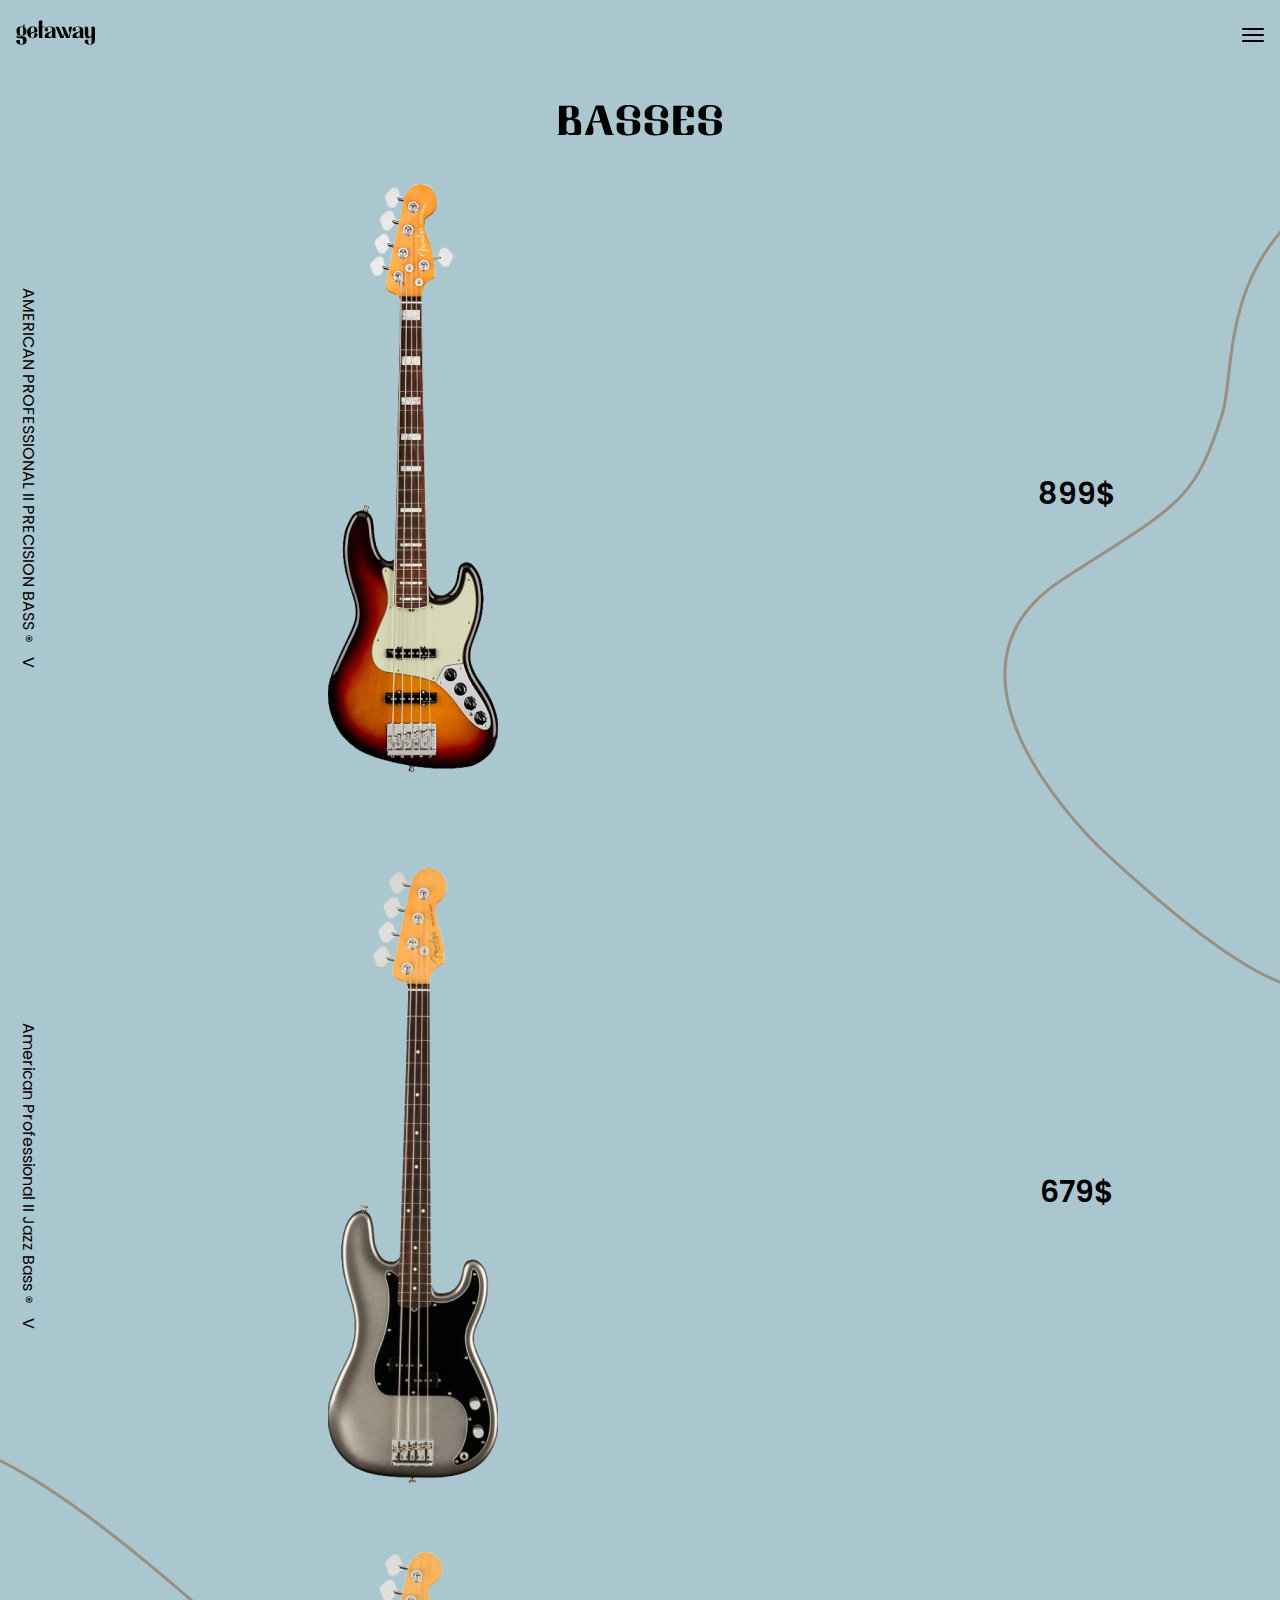
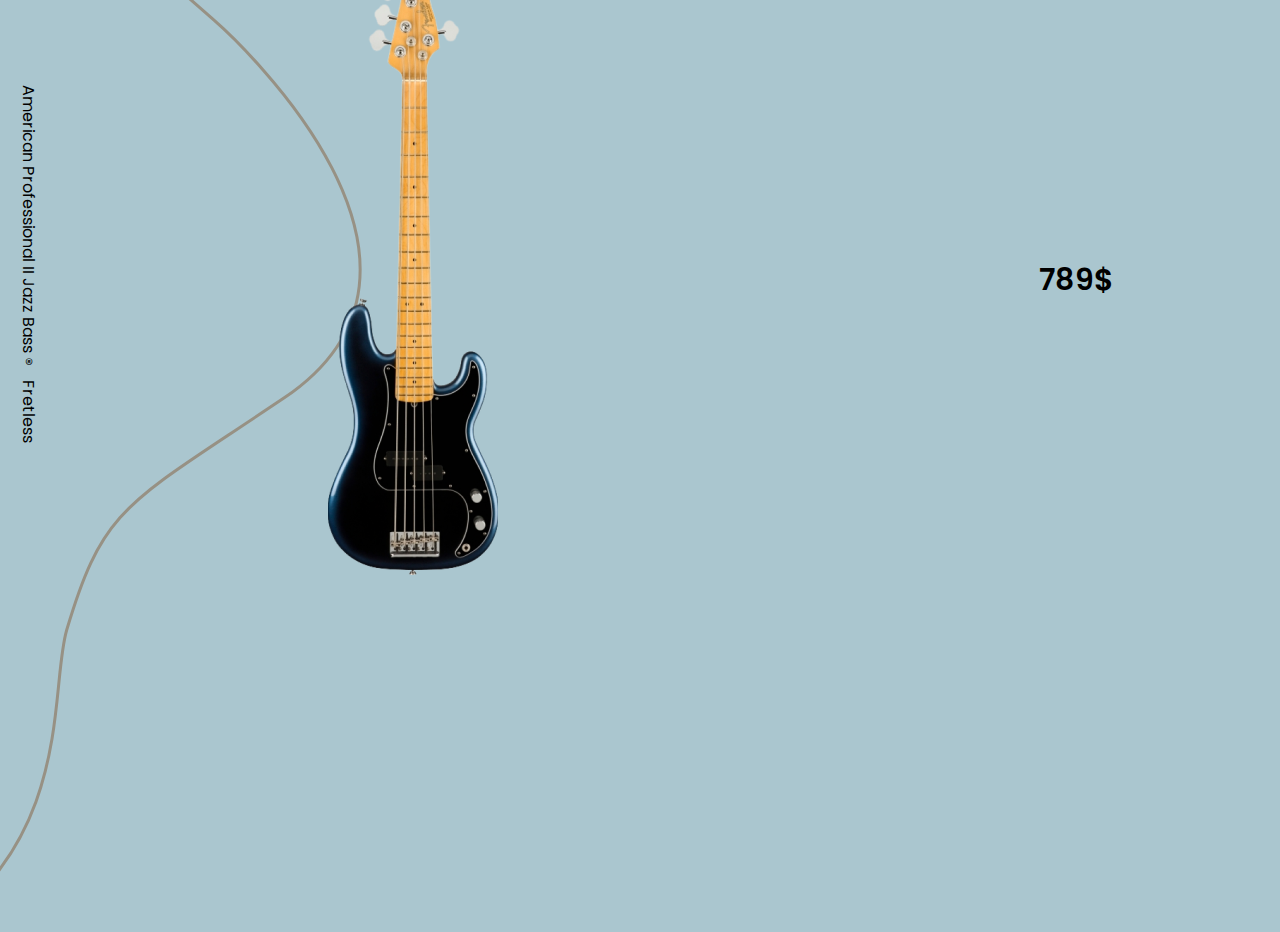
<file: basses.html>
<!DOCTYPE html>
<html lang="en">
  <head>
    <meta charset="UTF-8" />
    <meta http-equiv="X-UA-Compatible" content="IE=edge" />
    <meta name="viewport" content="width=device-width, initial-scale=1.0" />
    <link rel="shortcut icon" href="./assets/logo.svg" type="image/x-icon" />
    <link rel="stylesheet" href="style.css" />
    <title>getaway</title>
  </head>
  <body class="bass-body">
    <header>
      <nav class="mobile-nav">
        <div class="logo">
          <a href="index.html"
            ><svg
              width="80"
              height="25"
              viewBox="0 0 80 25"
              fill="none"
              xmlns="http://www.w3.org/2000/svg"
            >
              <path
                d="M10.56 19.752C10.56 15.216 4.728 16.344 3.12 16.608C2.736 16.68 2.352 16.68 1.968 16.656C1.824 16.632 1.704 16.608 1.632 16.584C1.536 16.536 1.44 16.488 1.368 16.416C1.2 16.224 1.176 15.936 1.296 15.72C1.392 15.504 1.704 15.288 1.968 15.24C2.112 15.216 2.376 15.192 2.664 15.24C2.976 15.384 3.336 15.504 3.696 15.576C4.2 15.672 4.776 15.72 5.472 15.72C6.144 15.72 6.744 15.672 7.248 15.576C9.048 15.216 10.296 13.8 10.296 12.216V9.912C10.296 8.496 9.288 7.224 7.776 6.72C8.856 6.312 8.784 5.328 8.784 5.328C8.784 4.536 8.16 4.272 7.656 4.488C7.152 4.704 7.008 5.424 7.416 5.784C7.608 5.952 7.704 6.048 7.56 6.192C7.296 6.456 6.288 6.432 5.496 6.432C5.472 6.432 5.472 6.432 5.472 6.432C5.448 6.432 5.448 6.432 5.448 6.432C5.424 6.432 5.4 6.432 5.4 6.432C4.728 6.432 4.176 6.48 3.696 6.576C1.872 6.912 0.624 8.328 0.624 9.912V12.216C0.624 13.176 1.08 14.064 1.824 14.712C1.632 14.736 1.44 14.808 1.224 14.952C0.816 15.192 0.504 15.792 0.48 16.368C0.456 16.848 0.624 17.4 0.936 17.712C1.2 17.952 1.512 18.048 1.848 18.12C2.16 18.168 2.424 18.192 2.928 18.192C3.408 18.192 7.128 17.712 7.128 20.256V22.32C7.128 23.664 6.144 24.12 5.328 24.12C4.512 24.12 3.792 23.136 3.792 21.672V19.896H1.464C0.84 19.896 0.312 20.112 0.336 21.024V21.552C0.336 21.552 0.216 24.624 5.28 24.624C10.512 24.624 10.56 22.656 10.56 19.752ZM3.768 8.448C3.768 7.584 4.536 6.912 5.472 6.912C6.408 6.912 7.152 7.584 7.152 8.448V13.68C7.152 14.52 6.408 15.216 5.472 15.216C4.536 15.216 3.768 14.52 3.768 13.68V8.448ZM21.2938 14.352C21.2938 13.392 20.7898 13.176 20.1658 13.176H18.3658V14.976C18.3658 16.992 17.7658 17.856 16.4218 17.856C15.2938 17.856 14.7898 17.064 14.7658 15.648V15C14.7658 12.576 18.6298 12.432 19.1578 12.432C19.6858 12.432 19.6618 12.432 19.7578 12.432C21.6538 12.408 21.3418 11.784 21.3418 10.248C21.3418 9.072 20.9338 6.432 16.4698 6.432C13.2778 6.432 11.0458 9.048 11.0458 12.36C11.0458 15.744 13.2298 18.336 16.4218 18.336C21.4378 18.336 21.2938 14.856 21.2938 14.856V14.352ZM14.7658 9.648C14.7658 9.024 15.0058 7.032 16.3018 6.912C16.9258 6.864 18.2938 6.744 18.2938 9.408V10.824C18.2938 11.544 18.1498 11.664 17.7658 11.76C17.5018 11.808 17.0218 11.904 16.4938 12.12C15.8218 12.384 15.3658 12.6 14.8618 13.368C14.7898 13.464 14.7658 13.536 14.7418 13.608C14.7418 13.608 14.7658 10.272 14.7658 9.648ZM26.2871 6.768V0.383999H24.2951C23.4551 0.383999 22.7831 1.056 22.7831 1.896V6.768H21.8231V7.056C21.8231 7.152 21.9431 7.224 22.0871 7.248C22.6871 7.344 22.7591 7.728 22.7831 7.896V7.968V7.992V16.152C22.7831 18 23.4791 18 24.3191 18H27.2471V17.832C27.2471 17.736 27.1511 17.64 27.0071 17.64C26.2391 17.52 26.2871 16.896 26.2871 16.896V7.896C26.3111 7.704 26.3831 7.272 26.9111 7.248H28.9031C29.0471 7.224 29.1671 7.152 29.1671 7.056V6.768H26.2871ZM40.1199 17.64C39.3039 17.544 39.3759 16.896 39.3759 16.896V9.792C39.3759 6.984 35.9919 6.432 34.0959 6.432C28.5999 6.432 28.7679 9.792 28.7679 9.792C28.6719 11.256 30.0399 11.712 31.1199 11.304C32.2239 10.896 32.4399 9.624 31.6719 8.832C31.2639 8.424 31.0959 8.256 31.3359 7.848C31.6959 7.272 32.6559 6.792 34.0959 6.912C35.3439 6.984 35.9439 7.656 35.9439 9C35.9439 9.288 35.9439 9.552 35.9439 9.792V9.816V10.032C35.8959 11.064 35.4879 11.64 32.9679 12.216C29.4879 13.032 28.7679 14.784 28.7679 15.96V16.968C28.7439 17.856 29.2239 18.024 30.4239 18.024H33.2079C34.0959 18.024 35.0559 17.808 35.9439 16.776V17.064C35.9439 17.592 36.6639 18.024 37.5759 18.024H40.3839V17.856C40.3839 17.76 40.2879 17.664 40.1199 17.64ZM35.9439 15.864C35.7279 16.656 34.5279 17.352 33.2319 16.824C31.9599 16.32 32.1759 14.064 33.9279 13.032C35.6079 12.048 35.9439 11.568 35.9439 11.568V15.864ZM56.1883 6.768H54.1723C53.3323 6.768 52.6603 7.44 52.6603 8.28C52.6603 8.304 52.6603 8.496 52.6603 8.664C52.6603 9.288 52.6363 9.552 52.6603 10.104C52.7083 10.872 53.3083 11.472 53.5483 12.144C53.6683 12.48 53.9563 13.272 52.9483 16.632L49.1323 7.728C48.8923 7.152 48.3403 6.768 47.7163 6.768H45.5083L47.1883 10.704C47.5003 11.448 47.6443 12.096 47.6923 12.552C47.7883 12.768 47.7163 14.4 47.6683 14.376C47.5963 14.856 47.4763 15.696 47.0923 16.776L43.2043 7.728C42.9883 7.128 42.4123 6.768 41.7883 6.768H39.5803L43.6123 16.152C44.2843 17.664 44.3083 18 45.1483 18H47.6203C47.9803 16.656 48.2923 15.312 48.5803 13.968L49.5163 16.152C50.1883 17.664 50.2123 18 51.0763 18H53.5243C54.4843 14.256 55.2283 10.512 56.1883 6.768ZM67.9637 17.64C67.1477 17.544 67.2197 16.896 67.2197 16.896V9.792C67.2197 6.984 63.8357 6.432 61.9397 6.432C56.4437 6.432 56.6117 9.792 56.6117 9.792C56.5157 11.256 57.8837 11.712 58.9637 11.304C60.0677 10.896 60.2837 9.624 59.5157 8.832C59.1077 8.424 58.9397 8.256 59.1797 7.848C59.5397 7.272 60.4997 6.792 61.9397 6.912C63.1877 6.984 63.7877 7.656 63.7877 9C63.7877 9.288 63.7877 9.552 63.7877 9.792V9.816V10.032C63.7397 11.064 63.3317 11.64 60.8117 12.216C57.3317 13.032 56.6117 14.784 56.6117 15.96V16.968C56.5877 17.856 57.0677 18.024 58.2677 18.024H61.0517C61.9397 18.024 62.8997 17.808 63.7877 16.776V17.064C63.7877 17.592 64.5077 18.024 65.4197 18.024H68.2277V17.856C68.2277 17.76 68.1317 17.664 67.9637 17.64ZM63.7877 15.864C63.5717 16.656 62.3717 17.352 61.0757 16.824C59.8037 16.32 60.0197 14.064 61.7717 13.032C63.4517 12.048 63.7877 11.568 63.7877 11.568V15.864ZM78.9814 18V8.28C78.9814 7.44 78.2854 6.744 77.4454 6.744H75.5494V13.704C75.5254 14.232 75.5254 14.712 75.4294 15.096C75.3334 15.648 74.9254 16.368 74.3974 16.632C73.8934 16.896 73.2214 16.848 72.8134 16.464C72.6454 16.296 72.5254 16.08 72.4534 15.84C72.2374 15.288 72.1894 13.92 72.1894 13.344V8.28C72.1894 7.44 71.5174 6.744 70.6774 6.744H68.7814V13.344C68.7814 14.496 68.8294 14.64 68.9494 15.36C69.0934 16.104 69.3334 16.848 69.8614 17.424C70.5574 18.144 71.6854 18.48 72.7174 18.312C73.7494 18.144 74.7334 17.52 75.3334 16.704C75.4054 16.584 75.4774 16.488 75.5494 16.368V22.296C75.5494 23.64 75.1174 24.096 73.9414 24.096C72.6934 24.096 72.2134 23.112 72.2134 21.648V19.848H69.8854C69.2614 19.848 68.7334 20.088 68.7574 21V21.528C68.7574 21.528 68.6374 24.6 73.7014 24.6C79.2934 24.6 78.9814 21.264 78.9814 18Z"
                fill="black"
              /></svg
          ></a>
        </div>
        <div class="hamburger">
          <svg
            width="22"
            height="14"
            viewBox="0 0 22 14"
            fill="none"
            xmlns="http://www.w3.org/2000/svg"
          >
            <line
              x1="21"
              y1="1"
              x2="1"
              y2="0.999998"
              stroke="black"
              stroke-width="2"
              stroke-linecap="round"
            />
            <line
              x1="21"
              y1="7"
              x2="1"
              y2="7"
              stroke="black"
              stroke-width="2"
              stroke-linecap="round"
            />
            <line
              x1="21"
              y1="13"
              x2="1"
              y2="13"
              stroke="black"
              stroke-width="2"
              stroke-linecap="round"
            />
          </svg>
        </div>
      </nav>
      <div class="mobile">
        <div class="side-bar">
          <div class="close">
            <svg
              width="16"
              height="16"
              viewBox="0 0 16 16"
              fill="none"
              xmlns="http://www.w3.org/2000/svg"
            >
              <path
                d="M0.335683 0.335683C0.441822 0.229276 0.56791 0.144854 0.706726 0.0872515C0.845542 0.0296493 0.994358 0 1.14465 0C1.29494 0 1.44376 0.0296493 1.58257 0.0872515C1.72139 0.144854 1.84748 0.229276 1.95362 0.335683L8.0003 6.38465L14.047 0.335683C14.1532 0.229448 14.2793 0.145178 14.4181 0.0876841C14.5569 0.0301901 14.7057 0.000598232 14.8559 0.000598232C15.0062 0.000598232 15.155 0.0301901 15.2938 0.0876841C15.4326 0.145178 15.5587 0.229448 15.6649 0.335683C15.7712 0.441918 15.8554 0.568038 15.9129 0.70684C15.9704 0.845643 16 0.994411 16 1.14465C16 1.29489 15.9704 1.44366 15.9129 1.58246C15.8554 1.72126 15.7712 1.84738 15.6649 1.95362L9.61595 8.0003L15.6649 14.047C15.7712 14.1532 15.8554 14.2793 15.9129 14.4181C15.9704 14.5569 16 14.7057 16 14.8559C16 15.0062 15.9704 15.155 15.9129 15.2938C15.8554 15.4326 15.7712 15.5587 15.6649 15.6649C15.5587 15.7712 15.4326 15.8554 15.2938 15.9129C15.155 15.9704 15.0062 16 14.8559 16C14.7057 16 14.5569 15.9704 14.4181 15.9129C14.2793 15.8554 14.1532 15.7712 14.047 15.6649L8.0003 9.61595L1.95362 15.6649C1.84738 15.7712 1.72126 15.8554 1.58246 15.9129C1.44366 15.9704 1.29489 16 1.14465 16C0.994411 16 0.845643 15.9704 0.70684 15.9129C0.568038 15.8554 0.441918 15.7712 0.335683 15.6649C0.229448 15.5587 0.145178 15.4326 0.0876841 15.2938C0.0301901 15.155 0.000598232 15.0062 0.000598232 14.8559C0.000598232 14.7057 0.0301901 14.5569 0.0876841 14.4181C0.145178 14.2793 0.229448 14.1532 0.335683 14.047L6.38465 8.0003L0.335683 1.95362C0.229276 1.84748 0.144854 1.72139 0.0872515 1.58257C0.0296493 1.44376 0 1.29494 0 1.14465C0 0.994358 0.0296493 0.845542 0.0872515 0.706726C0.144854 0.56791 0.229276 0.441822 0.335683 0.335683Z"
                fill="white"
              />
            </svg>
          </div>
          <div class="nav-links">
            <ul>
              <li><a href="index.html">Home</a></li>
              <li><a href="basses.html">Basses</a></li>
              <li><a href="acoustics.html">Acoustics</a></li>
              <li><a href="accessories.html">Accessories</a></li>
              <li><a href="login.html">Log in</a></li>
            </ul>
          </div>
        </div>
        <svg
          class="headline"
          width="166"
          height="32"
          viewBox="0 0 166 32"
          fill="none"
          xmlns="http://www.w3.org/2000/svg"
        >
          <path
            d="M21.32 15.8C20.16 15.04 18.44 14.68 17.08 14.68H16.8C17 14.64 17.16 14.6 17.32 14.56C19.88 14.08 21.68 12.08 21.68 9.84V6.6C21.68 4.36 19.88 2.36 17.32 1.88C16.64 1.76 15.8 1.68 14.84 1.68H1.96V29.16C1.96 29.16 2.04 30.2 0.8 30.4C0.56 30.44 0.36 30.56 0.36 30.72V31.04H7C8.4 31.04 9.52 30.32 9.44 29.4V28.8C10.24 30.04 11.24 31.04 13.36 31.04H20.36C21.88 31.04 24.08 31.12 24.08 28.56V21.36C24.08 18.44 22.72 16.76 21.32 15.8ZM9.44 5.04C9.44 3.92 10.68 3 12.16 3C13.68 3 14.88 3.92 14.88 5.04V11.88C14.88 13 13.68 13.84 12.16 13.84C10.64 13.84 9.44 13 9.44 11.88V5.04ZM17.24 28.12C16.88 28.8 16.12 29.04 15.72 29.04C15.44 29.04 13.44 29.04 12.8 29.04C12.4 29.04 11.4 28.84 10.68 28.2C9.48 27.12 9.36 26.28 9.36 25V22.08C9.36 18.92 9.32 15.84 13.24 15.84C17.52 15.84 17.52 20.72 17.52 20.72V26.2C17.52 27.24 17.56 27.56 17.24 28.12ZM36.3666 25.64C36.3666 25.48 36.3666 25.24 36.3666 24.92C36.3666 23 35.2466 22.28 35.2466 19.96C35.2466 19.48 35.3266 18.96 35.4866 18.4H44.1666L47.6466 29.4C48.0466 30.36 48.9666 31 50.0066 31H56.9666V30.72C56.9666 30.56 56.6066 30.44 56.5266 30.36C56.5266 30.36 55.5266 29.76 55.4066 29.4L47.4466 4.12C46.7266 1.68 46.5666 1.6 45.3266 1.6C45.2866 1.6 45.1666 1.6 45.0866 1.6H38.8066C36.6866 7.8 30.2466 24.72 27.8066 31H33.6866C35.0866 31 36.3266 29.6 36.3266 28.2L36.3666 25.64ZM40.5666 17.08H35.8466C36.6466 14.52 38.3266 9.56 39.8466 4.84L43.1666 15.4C43.1666 16.36 42.4866 17.12 40.7266 17.12C40.6866 17.12 40.6466 17.12 40.5666 17.08ZM72.7538 15.16H71.5138C70.5938 15.16 67.2738 15.4 67.2738 13.36V6.64C67.2738 4 68.9938 2.56 71.4738 2.44C73.9538 2.32 76.6338 3.28 77.3538 4.96C77.7938 6.04 77.4738 6.44 76.5538 7.52C74.7938 9.64 75.3138 12.96 77.8338 14C80.3138 15.08 83.2738 13.92 83.2738 10.04C83.2738 6.16 81.0738 1.12 71.7538 1.12C70.4338 1.12 65.3138 0.719999 61.8338 4.2C61.4738 4.52 61.1938 4.92 60.9138 5.32C59.8338 6.84 59.6738 7.72 59.6738 11C59.6738 16.72 68.4738 16.72 69.9538 16.64C70.1138 16.64 70.2338 16.64 70.3938 16.64H71.3938C72.2338 16.64 75.6738 16.52 75.6738 18.56V26.44C75.6738 29.4 74.3538 30.24 71.6338 30.24C68.7538 30.24 67.2738 28.2 67.2738 24.96V18.64H62.2738C60.8338 18.64 59.6338 19.16 59.6738 21.2V24.68C59.6738 24.68 59.3938 31.48 71.1138 31.48C84.0338 31.48 83.2738 25.36 83.2738 20.84C83.2738 14.68 72.7538 15.16 72.7538 15.16ZM100.744 15.16H99.5044C98.5844 15.16 95.2644 15.4 95.2644 13.36V6.64C95.2644 4 96.9844 2.56 99.4644 2.44C101.944 2.32 104.624 3.28 105.344 4.96C105.784 6.04 105.464 6.44 104.544 7.52C102.784 9.64 103.304 12.96 105.824 14C108.304 15.08 111.264 13.92 111.264 10.04C111.264 6.16 109.064 1.12 99.7444 1.12C98.4244 1.12 93.3044 0.719999 89.8244 4.2C89.4644 4.52 89.1844 4.92 88.9044 5.32C87.8244 6.84 87.6644 7.72 87.6644 11C87.6644 16.72 96.4644 16.72 97.9444 16.64C98.1044 16.64 98.2244 16.64 98.3844 16.64H99.3844C100.224 16.64 103.664 16.52 103.664 18.56V26.44C103.664 29.4 102.344 30.24 99.6244 30.24C96.7444 30.24 95.2644 28.2 95.2644 24.96V18.64H90.2644C88.8244 18.64 87.6244 19.16 87.6644 21.2V24.68C87.6644 24.68 87.3844 31.48 99.1044 31.48C112.024 31.48 111.264 25.36 111.264 20.84C111.264 14.68 100.744 15.16 100.744 15.16ZM132.975 13.24H136.775V5.16C136.775 3.24 135.255 1.68 133.375 1.68H116.255V28.48C116.255 29.88 117.375 31.04 118.775 31.04H121.295C121.375 31.04 121.455 31.04 121.535 31.04H133.375C135.255 31.04 136.775 29.48 136.775 27.52V21.36H132.575C130.695 21.36 129.575 22.56 129.575 23.92V24.48C129.575 24.68 129.575 24.64 129.575 24.84C129.575 26.36 130.855 26.72 130.855 27.84C130.855 28.92 129.415 29.76 126.775 29.72C123.655 29.64 123.735 28.16 123.735 21.8V17.52C123.735 17.32 123.855 16.32 124.855 16.32L129.175 16.36C129.495 16.36 129.615 16.12 129.615 15.92V15H123.735V7.96C123.815 4.04 124.295 3 127.455 3C130.095 3 130.935 3.8 130.935 5.2C130.935 7.72 129.575 6.88 129.575 9C129.575 9.24 129.575 9.28 129.575 9.48V10.08C129.575 12 131.095 13.24 132.975 13.24ZM154.421 15.16H153.181C152.261 15.16 148.941 15.4 148.941 13.36V6.64C148.941 4 150.661 2.56 153.141 2.44C155.621 2.32 158.301 3.28 159.021 4.96C159.461 6.04 159.141 6.44 158.221 7.52C156.461 9.64 156.981 12.96 159.501 14C161.981 15.08 164.941 13.92 164.941 10.04C164.941 6.16 162.741 1.12 153.421 1.12C152.101 1.12 146.981 0.719999 143.501 4.2C143.141 4.52 142.861 4.92 142.581 5.32C141.501 6.84 141.341 7.72 141.341 11C141.341 16.72 150.141 16.72 151.621 16.64C151.781 16.64 151.901 16.64 152.061 16.64H153.061C153.901 16.64 157.341 16.52 157.341 18.56V26.44C157.341 29.4 156.021 30.24 153.301 30.24C150.421 30.24 148.941 28.2 148.941 24.96V18.64H143.941C142.501 18.64 141.301 19.16 141.341 21.2V24.68C141.341 24.68 141.061 31.48 152.781 31.48C165.701 31.48 164.941 25.36 164.941 20.84C164.941 14.68 154.421 15.16 154.421 15.16Z"
            fill="black"
          />
        </svg>

        <div class="bass-guitar">
          <h3>AMERICAN PROFESSIONAL II PRECISION BASS® V</h3>
          <img src="./assets/bass1.png" alt="" />
          <p>899$</p>
        </div>
        <div class="bass-guitar">
          <h3>American Professional II Jazz Bass® V</h3>
          <img src="./assets/bass2.png" alt="" />
          <p>679$</p>
        </div>
        <div class="bass-guitar">
          <h3>American Professional II Jazz Bass® Fretless</h3>
          <img src="./assets/bass3.png" alt="" />
          <p>789$</p>
        </div>
      </div>
      <div class="pattern-1">
        <svg
          width="315"
          height="790"
          viewBox="0 0 315 790"
          fill="none"
          xmlns="http://www.w3.org/2000/svg"
        >
          <path
            d="M311.069 1.64145C217.097 69.2257 232.231 172.701 219.257 213.952C190.912 304.074 174.133 304.927 58.7799 380.049C-85.4121 473.952 87.8664 639.883 105.462 655.716C132.143 679.723 261.302 801.446 314.229 786.793"
            stroke="#979184"
            stroke-width="3"
          />
        </svg>
      </div>
      <div class="pattern-2">
        <svg
          width="439"
          height="1085"
          viewBox="0 0 439 1085"
          fill="none"
          xmlns="http://www.w3.org/2000/svg"
        >
          <path
            d="M21.982 1083.44C149.743 988.593 126.792 846.681 143.769 789.712C180.858 665.251 203.901 663.729 360.895 558.078C557.136 426.014 315.519 201.54 291.005 180.144C253.833 147.699 73.7756 -16.9254 1.33169 4.31351"
            stroke="#979184"
            stroke-width="3"
          />
        </svg>
      </div>
    </header>
    <script src="script.js"></script>
  </body>
</html>
</file>
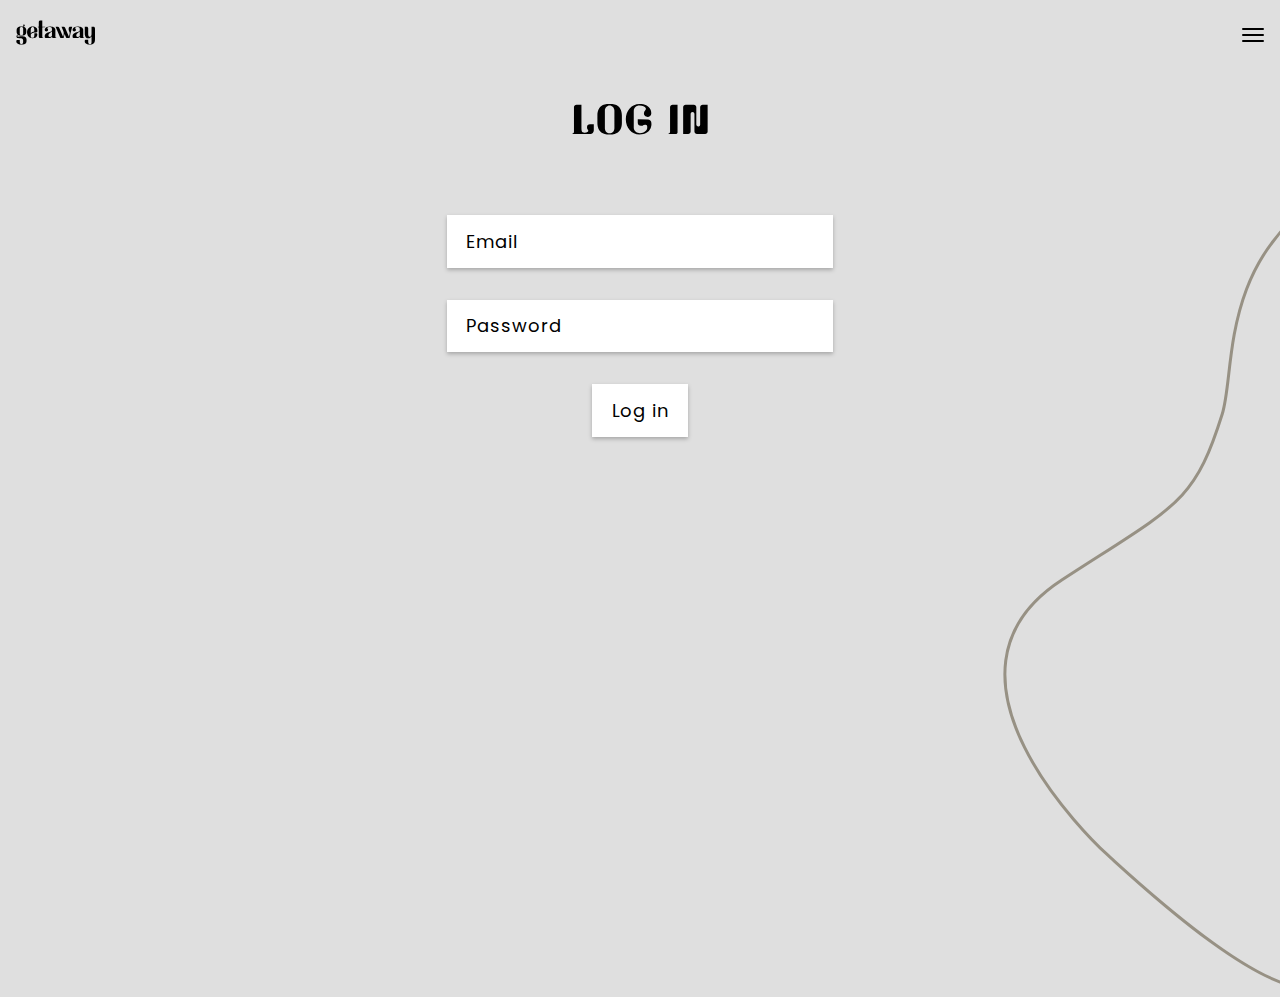
<file: login.html>
<!DOCTYPE html>
<html lang="en">
  <head>
    <meta charset="UTF-8" />
    <meta http-equiv="X-UA-Compatible" content="IE=edge" />
    <meta name="viewport" content="width=device-width, initial-scale=1.0" />
    <link rel="shortcut icon" href="./assets/logo.svg" type="image/x-icon" />
    <link rel="stylesheet" href="style.css" />
    <title>getaway</title>
  </head>
  <body class="input-page">
    <header>
      <nav class="mobile-nav">
        <div class="logo">
          <a href="index.html"
            ><svg
              width="80"
              height="25"
              viewBox="0 0 80 25"
              fill="none"
              xmlns="http://www.w3.org/2000/svg"
            >
              <path
                d="M10.56 19.752C10.56 15.216 4.728 16.344 3.12 16.608C2.736 16.68 2.352 16.68 1.968 16.656C1.824 16.632 1.704 16.608 1.632 16.584C1.536 16.536 1.44 16.488 1.368 16.416C1.2 16.224 1.176 15.936 1.296 15.72C1.392 15.504 1.704 15.288 1.968 15.24C2.112 15.216 2.376 15.192 2.664 15.24C2.976 15.384 3.336 15.504 3.696 15.576C4.2 15.672 4.776 15.72 5.472 15.72C6.144 15.72 6.744 15.672 7.248 15.576C9.048 15.216 10.296 13.8 10.296 12.216V9.912C10.296 8.496 9.288 7.224 7.776 6.72C8.856 6.312 8.784 5.328 8.784 5.328C8.784 4.536 8.16 4.272 7.656 4.488C7.152 4.704 7.008 5.424 7.416 5.784C7.608 5.952 7.704 6.048 7.56 6.192C7.296 6.456 6.288 6.432 5.496 6.432C5.472 6.432 5.472 6.432 5.472 6.432C5.448 6.432 5.448 6.432 5.448 6.432C5.424 6.432 5.4 6.432 5.4 6.432C4.728 6.432 4.176 6.48 3.696 6.576C1.872 6.912 0.624 8.328 0.624 9.912V12.216C0.624 13.176 1.08 14.064 1.824 14.712C1.632 14.736 1.44 14.808 1.224 14.952C0.816 15.192 0.504 15.792 0.48 16.368C0.456 16.848 0.624 17.4 0.936 17.712C1.2 17.952 1.512 18.048 1.848 18.12C2.16 18.168 2.424 18.192 2.928 18.192C3.408 18.192 7.128 17.712 7.128 20.256V22.32C7.128 23.664 6.144 24.12 5.328 24.12C4.512 24.12 3.792 23.136 3.792 21.672V19.896H1.464C0.84 19.896 0.312 20.112 0.336 21.024V21.552C0.336 21.552 0.216 24.624 5.28 24.624C10.512 24.624 10.56 22.656 10.56 19.752ZM3.768 8.448C3.768 7.584 4.536 6.912 5.472 6.912C6.408 6.912 7.152 7.584 7.152 8.448V13.68C7.152 14.52 6.408 15.216 5.472 15.216C4.536 15.216 3.768 14.52 3.768 13.68V8.448ZM21.2938 14.352C21.2938 13.392 20.7898 13.176 20.1658 13.176H18.3658V14.976C18.3658 16.992 17.7658 17.856 16.4218 17.856C15.2938 17.856 14.7898 17.064 14.7658 15.648V15C14.7658 12.576 18.6298 12.432 19.1578 12.432C19.6858 12.432 19.6618 12.432 19.7578 12.432C21.6538 12.408 21.3418 11.784 21.3418 10.248C21.3418 9.072 20.9338 6.432 16.4698 6.432C13.2778 6.432 11.0458 9.048 11.0458 12.36C11.0458 15.744 13.2298 18.336 16.4218 18.336C21.4378 18.336 21.2938 14.856 21.2938 14.856V14.352ZM14.7658 9.648C14.7658 9.024 15.0058 7.032 16.3018 6.912C16.9258 6.864 18.2938 6.744 18.2938 9.408V10.824C18.2938 11.544 18.1498 11.664 17.7658 11.76C17.5018 11.808 17.0218 11.904 16.4938 12.12C15.8218 12.384 15.3658 12.6 14.8618 13.368C14.7898 13.464 14.7658 13.536 14.7418 13.608C14.7418 13.608 14.7658 10.272 14.7658 9.648ZM26.2871 6.768V0.383999H24.2951C23.4551 0.383999 22.7831 1.056 22.7831 1.896V6.768H21.8231V7.056C21.8231 7.152 21.9431 7.224 22.0871 7.248C22.6871 7.344 22.7591 7.728 22.7831 7.896V7.968V7.992V16.152C22.7831 18 23.4791 18 24.3191 18H27.2471V17.832C27.2471 17.736 27.1511 17.64 27.0071 17.64C26.2391 17.52 26.2871 16.896 26.2871 16.896V7.896C26.3111 7.704 26.3831 7.272 26.9111 7.248H28.9031C29.0471 7.224 29.1671 7.152 29.1671 7.056V6.768H26.2871ZM40.1199 17.64C39.3039 17.544 39.3759 16.896 39.3759 16.896V9.792C39.3759 6.984 35.9919 6.432 34.0959 6.432C28.5999 6.432 28.7679 9.792 28.7679 9.792C28.6719 11.256 30.0399 11.712 31.1199 11.304C32.2239 10.896 32.4399 9.624 31.6719 8.832C31.2639 8.424 31.0959 8.256 31.3359 7.848C31.6959 7.272 32.6559 6.792 34.0959 6.912C35.3439 6.984 35.9439 7.656 35.9439 9C35.9439 9.288 35.9439 9.552 35.9439 9.792V9.816V10.032C35.8959 11.064 35.4879 11.64 32.9679 12.216C29.4879 13.032 28.7679 14.784 28.7679 15.96V16.968C28.7439 17.856 29.2239 18.024 30.4239 18.024H33.2079C34.0959 18.024 35.0559 17.808 35.9439 16.776V17.064C35.9439 17.592 36.6639 18.024 37.5759 18.024H40.3839V17.856C40.3839 17.76 40.2879 17.664 40.1199 17.64ZM35.9439 15.864C35.7279 16.656 34.5279 17.352 33.2319 16.824C31.9599 16.32 32.1759 14.064 33.9279 13.032C35.6079 12.048 35.9439 11.568 35.9439 11.568V15.864ZM56.1883 6.768H54.1723C53.3323 6.768 52.6603 7.44 52.6603 8.28C52.6603 8.304 52.6603 8.496 52.6603 8.664C52.6603 9.288 52.6363 9.552 52.6603 10.104C52.7083 10.872 53.3083 11.472 53.5483 12.144C53.6683 12.48 53.9563 13.272 52.9483 16.632L49.1323 7.728C48.8923 7.152 48.3403 6.768 47.7163 6.768H45.5083L47.1883 10.704C47.5003 11.448 47.6443 12.096 47.6923 12.552C47.7883 12.768 47.7163 14.4 47.6683 14.376C47.5963 14.856 47.4763 15.696 47.0923 16.776L43.2043 7.728C42.9883 7.128 42.4123 6.768 41.7883 6.768H39.5803L43.6123 16.152C44.2843 17.664 44.3083 18 45.1483 18H47.6203C47.9803 16.656 48.2923 15.312 48.5803 13.968L49.5163 16.152C50.1883 17.664 50.2123 18 51.0763 18H53.5243C54.4843 14.256 55.2283 10.512 56.1883 6.768ZM67.9637 17.64C67.1477 17.544 67.2197 16.896 67.2197 16.896V9.792C67.2197 6.984 63.8357 6.432 61.9397 6.432C56.4437 6.432 56.6117 9.792 56.6117 9.792C56.5157 11.256 57.8837 11.712 58.9637 11.304C60.0677 10.896 60.2837 9.624 59.5157 8.832C59.1077 8.424 58.9397 8.256 59.1797 7.848C59.5397 7.272 60.4997 6.792 61.9397 6.912C63.1877 6.984 63.7877 7.656 63.7877 9C63.7877 9.288 63.7877 9.552 63.7877 9.792V9.816V10.032C63.7397 11.064 63.3317 11.64 60.8117 12.216C57.3317 13.032 56.6117 14.784 56.6117 15.96V16.968C56.5877 17.856 57.0677 18.024 58.2677 18.024H61.0517C61.9397 18.024 62.8997 17.808 63.7877 16.776V17.064C63.7877 17.592 64.5077 18.024 65.4197 18.024H68.2277V17.856C68.2277 17.76 68.1317 17.664 67.9637 17.64ZM63.7877 15.864C63.5717 16.656 62.3717 17.352 61.0757 16.824C59.8037 16.32 60.0197 14.064 61.7717 13.032C63.4517 12.048 63.7877 11.568 63.7877 11.568V15.864ZM78.9814 18V8.28C78.9814 7.44 78.2854 6.744 77.4454 6.744H75.5494V13.704C75.5254 14.232 75.5254 14.712 75.4294 15.096C75.3334 15.648 74.9254 16.368 74.3974 16.632C73.8934 16.896 73.2214 16.848 72.8134 16.464C72.6454 16.296 72.5254 16.08 72.4534 15.84C72.2374 15.288 72.1894 13.92 72.1894 13.344V8.28C72.1894 7.44 71.5174 6.744 70.6774 6.744H68.7814V13.344C68.7814 14.496 68.8294 14.64 68.9494 15.36C69.0934 16.104 69.3334 16.848 69.8614 17.424C70.5574 18.144 71.6854 18.48 72.7174 18.312C73.7494 18.144 74.7334 17.52 75.3334 16.704C75.4054 16.584 75.4774 16.488 75.5494 16.368V22.296C75.5494 23.64 75.1174 24.096 73.9414 24.096C72.6934 24.096 72.2134 23.112 72.2134 21.648V19.848H69.8854C69.2614 19.848 68.7334 20.088 68.7574 21V21.528C68.7574 21.528 68.6374 24.6 73.7014 24.6C79.2934 24.6 78.9814 21.264 78.9814 18Z"
                fill="black"
              /></svg
          ></a>
        </div>
        <div class="hamburger">
          <svg
            width="22"
            height="14"
            viewBox="0 0 22 14"
            fill="none"
            xmlns="http://www.w3.org/2000/svg"
          >
            <line
              x1="21"
              y1="1"
              x2="1"
              y2="0.999998"
              stroke="black"
              stroke-width="2"
              stroke-linecap="round"
            />
            <line
              x1="21"
              y1="7"
              x2="1"
              y2="7"
              stroke="black"
              stroke-width="2"
              stroke-linecap="round"
            />
            <line
              x1="21"
              y1="13"
              x2="1"
              y2="13"
              stroke="black"
              stroke-width="2"
              stroke-linecap="round"
            />
          </svg>
        </div>
      </nav>
      <div class="mobile">
        <div class="side-bar">
          <div class="close">
            <svg
              width="16"
              height="16"
              viewBox="0 0 16 16"
              fill="none"
              xmlns="http://www.w3.org/2000/svg"
            >
              <path
                d="M0.335683 0.335683C0.441822 0.229276 0.56791 0.144854 0.706726 0.0872515C0.845542 0.0296493 0.994358 0 1.14465 0C1.29494 0 1.44376 0.0296493 1.58257 0.0872515C1.72139 0.144854 1.84748 0.229276 1.95362 0.335683L8.0003 6.38465L14.047 0.335683C14.1532 0.229448 14.2793 0.145178 14.4181 0.0876841C14.5569 0.0301901 14.7057 0.000598232 14.8559 0.000598232C15.0062 0.000598232 15.155 0.0301901 15.2938 0.0876841C15.4326 0.145178 15.5587 0.229448 15.6649 0.335683C15.7712 0.441918 15.8554 0.568038 15.9129 0.70684C15.9704 0.845643 16 0.994411 16 1.14465C16 1.29489 15.9704 1.44366 15.9129 1.58246C15.8554 1.72126 15.7712 1.84738 15.6649 1.95362L9.61595 8.0003L15.6649 14.047C15.7712 14.1532 15.8554 14.2793 15.9129 14.4181C15.9704 14.5569 16 14.7057 16 14.8559C16 15.0062 15.9704 15.155 15.9129 15.2938C15.8554 15.4326 15.7712 15.5587 15.6649 15.6649C15.5587 15.7712 15.4326 15.8554 15.2938 15.9129C15.155 15.9704 15.0062 16 14.8559 16C14.7057 16 14.5569 15.9704 14.4181 15.9129C14.2793 15.8554 14.1532 15.7712 14.047 15.6649L8.0003 9.61595L1.95362 15.6649C1.84738 15.7712 1.72126 15.8554 1.58246 15.9129C1.44366 15.9704 1.29489 16 1.14465 16C0.994411 16 0.845643 15.9704 0.70684 15.9129C0.568038 15.8554 0.441918 15.7712 0.335683 15.6649C0.229448 15.5587 0.145178 15.4326 0.0876841 15.2938C0.0301901 15.155 0.000598232 15.0062 0.000598232 14.8559C0.000598232 14.7057 0.0301901 14.5569 0.0876841 14.4181C0.145178 14.2793 0.229448 14.1532 0.335683 14.047L6.38465 8.0003L0.335683 1.95362C0.229276 1.84748 0.144854 1.72139 0.0872515 1.58257C0.0296493 1.44376 0 1.29494 0 1.14465C0 0.994358 0.0296493 0.845542 0.0872515 0.706726C0.144854 0.56791 0.229276 0.441822 0.335683 0.335683Z"
                fill="white"
              />
            </svg>
          </div>
          <div class="nav-links">
            <ul>
              <li><a href="index.html">Home</a></li>
              <li><a href="basses.html">Basses</a></li>
              <li><a href="acoustics.html">Acoustics</a></li>
              <li><a href="accessories.html">Accessories</a></li>
              <li><a href="login.html">Log in</a></li>
            </ul>
          </div>
        </div>
        <svg class="headline" width="136" height="31" viewBox="0 0 136 31" fill="none" xmlns="http://www.w3.org/2000/svg">
          <path d="M18 20.36C16.12 20.36 15.04 21.52 15.04 22.88V23.48C15.04 23.68 15.04 23.64 15.04 23.84C15.04 25.36 16.28 25.72 16.28 26.8C16.32 27.92 15.12 28.76 12.48 28.72C9.6 28.64 9.44 27.36 9.44 22.08V0.639999H4.48C3.08 0.639999 1.96 1.8 1.96 3.2V28.12C1.96 28.12 2.04 29.2 0.8 29.4C0.56 29.44 0.4 29.56 0.4 29.72V30H18.4C20.28 30 21.8 28.44 21.8 26.52V20.36H18ZM42.595 0.599999C41.195 0.279999 39.555 0.119998 37.635 0.119998C35.715 0.119998 34.075 0.279999 32.635 0.599999C27.555 1.72 25.395 6.36 25.395 11.56V19.12C25.395 24.32 27.555 28.92 32.635 30.04C34.075 30.36 35.715 30.56 37.635 30.56C39.555 30.56 41.195 30.36 42.595 30.04C47.675 28.92 49.875 24.32 49.875 19.12V11.56C49.875 6.36 47.675 1.72 42.595 0.599999ZM42.395 24.24C42.395 27.12 40.235 29.36 37.635 29.36C34.995 29.36 32.875 27.12 32.875 24.24V6.6C32.875 3.76 34.995 1.44 37.635 1.44C40.235 1.44 42.395 3.76 42.395 6.6V24.24ZM79.4422 20.36L79.3622 18.8C79.3622 16.92 77.8022 15.4 75.8822 15.4L65.7622 15.36V18.76C65.7622 20.64 67.0022 21.76 68.9222 21.76H69.7622C71.4022 21.76 70.8822 20.52 73.3622 20.64C75.0422 20.72 75.4422 21.64 75.2022 24.28C75.0022 26.36 71.9222 29.2 68.0022 29.2C65.2822 29.2 61.7622 27.32 61.7622 23.76V6.88C61.7622 3.32 64.4022 1.48 67.1622 1.4C70.3622 1.28 72.8822 2.32 73.6822 3.88C74.2022 4.92 73.6022 5.92 73.1222 6.4C72.0022 7.6 71.2022 10.12 72.8422 11.76C74.0822 13 76.5222 13.44 78.0422 12.08C79.2822 10.96 79.3222 8.92 79.3222 8.92C79.3222 8.32 79.1222 0.079999 67.4422 0.079999C59.6022 0.079999 53.8022 6.76 53.8022 15.32C53.8022 23.88 59.6022 30.52 67.4422 30.52C79.7622 30.52 79.4422 20.36 79.4422 20.36ZM105.543 28.4V0.639999H100.583C99.1831 0.639999 98.0631 1.8 98.0631 3.2V28.12C98.0631 28.12 98.1431 29.2 96.9031 29.4C96.6631 29.44 96.4631 29.56 96.4631 29.72V30H103.103C104.503 30 105.623 29.28 105.543 28.4ZM130.68 0.639999C129.28 0.639999 128.16 1.76 128.16 3.16V20.64C128.16 21.68 127.28 22.52 126.24 22.52C125.2 22.52 124.32 21.68 124.32 20.6V3.16C124.32 1.76 123.2 0.639999 121.8 0.639999H113.68C112.28 0.639999 111.16 1.76 111.16 3.16V30.04H116.12C117.52 30.04 118.64 28.88 118.64 27.48V10.04C118.64 8.96 119.48 8.12 120.52 8.12C121.6 8.12 122.44 8.96 122.44 10.04V27.48C122.44 28.88 123.6 30.04 125 30.04H133.12C134.52 30.04 135.64 28.88 135.64 27.48V0.639999H130.68Z" fill="black"/>
          </svg>
          
      <div class="login">
        <input placeholder="Email" type="email" name="" id="">
        <input placeholder="Password" type="password" name="" id="">
        <a href="" class="btn">Log in</a>
      </div>
      <div class="pattern-1">
        <svg
          width="315"
          height="790"
          viewBox="0 0 315 790"
          fill="none"
          xmlns="http://www.w3.org/2000/svg"
        >
          <path
            d="M311.069 1.64145C217.097 69.2257 232.231 172.701 219.257 213.952C190.912 304.074 174.133 304.927 58.7799 380.049C-85.4121 473.952 87.8664 639.883 105.462 655.716C132.143 679.723 261.302 801.446 314.229 786.793"
            stroke="#979184"
            stroke-width="3"
          />
        </svg>
      </div>
    </header>
    <script src="script.js"></script>
  </body>
</html>
</file>
<file: style.css>
@import url("https://fonts.googleapis.com/css2?family=Poppins:wght@300;400;500;600;700&display=swap");
* {
  padding: 0;
  margin: 0;
  box-sizing: border-box;
}
body {
  font-family: "Poppins", sans-serif;
  background-color: #dfdfdf;
  overflow-x: hidden;
}
a {
  text-decoration: none;
}
ul,
li {
  list-style: none;
}
.showcase,
.right-side {
  display: none;
}
.mobile-nav {
  display: flex;
  align-items: center;
  justify-content: space-between;
  padding-inline: 1rem;
  height: 8vh;
}
.mobile {
  display: flex;
  flex-direction: column;
  align-items: center;
}
.headline {
  margin-top: 2rem;
}
@media (max-width: 390px) {
  .mobile .headline {
    font-family: "Getaway", sans-serif;
    font-size: 30px;
    margin-top: 2rem;
    letter-spacing: 6px;
  }
}
.showcase-mobile {
  position: relative;
  width: 334px;
  height: 363px;
  margin-top: 2rem;
  background-image: url("./assets/guitar-1.jpg");
  background-position: center;
  background-repeat: no-repeat;
  background-size: cover;
  transition: 0.5s ease-in;
}
.slider {
  position: absolute;
  left: 0;
  bottom: 0;
  width: 150px;
  height: 55px;
  background-color: #212121;
  display: flex;
  justify-content: space-between;
  align-items: center;
  padding-inline: 1rem;
}
.slider svg {
  cursor: pointer;
}
.mobile p {
  text-align: center;
  font-size: 18px;
  width: 80%;
  margin-top: 2rem;
}
.featured {
  background-image: url("./assets/yellow-guitar.jpg");
  background-position: center;
  background-repeat: no-repeat;
  background-size: cover;
  width: 334px;
  height: 307px;
  margin-top: 2rem;
  transition: 0.5s ease;
}
.mobile-cta {
  background-color: #538596;
  color: #fff;
  font-size: 24px;
  font-weight: 500;
  letter-spacing: 6px;
  padding: 1rem 1.2rem;
  margin-top: 2rem;
  transition: 0.5s ease;
}
.mobile-cta:hover {
  color: #313131;
  background-color: #79a9b9;
}
.mobile-tutorial {
  margin-top: 2rem;
  font-size: 20px;
  font-weight: 600;
}
.video {
  margin: 1rem 0;
  width: 334px;
  height: 202px;
}
.video iframe {
  width: 100%;
  height: 100%;
}
.hamburger svg {
  cursor: pointer;
}
.side-bar {
  position: absolute;
  z-index: 999;
  right: 0;
  top: 0;
  width: 50vw;
  height: 100vh;
  background-color: #212121;
  display: flex;
  flex-direction: column;
  text-align: center;
  clip-path: circle(0% at 100% 50%);
  transition: 1s ease;
}
.side-bar .nav-links {
  margin-top: 5rem;
}
.side-bar .nav-links a {
  color: #fff;
}
.side-bar .nav-links li {
  margin: 2rem 0;
}
.close {
  padding-right: 1rem;
  padding-top: 1rem;
}
.close svg {
  float: right;
  cursor: pointer;
}

/* BASS PAGE */
.bass-body {
  background-color: #aac6cf;
}
.bass-guitar {
  height: 588px;
  width: 100%;
  padding-inline: 1rem;
  display: grid;
  grid-template-columns: 1fr 2fr 1fr;
  justify-content: space-between;
  align-items: center;
  margin: 3rem 0;
}

.bass-guitar h3 {
  font-size: 16px;
  font-weight: 400;
  writing-mode: vertical-lr;
  float: left;
}
.bass-guitar p {
  font-size: 30px;
  font-weight: 600;
}
.pattern-1 {
  position: absolute;
  right: -3%;
  top: 200px;
  z-index: -1;
}
.pattern-2 {
  position: absolute;
  right: 0;
  top: 200px;
  z-index: -1;
  top: 160%;
  left: -6%;
}
/* login page */
.input-page {
  height: 100vh;
  overflow: hidden;
}
.login {
  margin-top: 3rem;
  display: flex;
  flex-direction: column;
  align-items: center;
  padding-inline: 1rem;
}
.login input {
  background-color: #ffffff;
  color: rgb(0, 0, 0);
  font-weight: 500;
  padding: 0.8rem 1.2rem;
  margin-top: 2rem;
  outline: none;
  border: none;
  box-shadow: 0px 2px 4px rgba(0, 0, 0, 0.25);
  font-family: "Poppins", sans-serif;
  font-weight: 400;
  font-size: 18px;
  letter-spacing: 1px;
}
.login input::placeholder {
  color: rgb(0, 0, 0);
}
.login .btn {
  background-color: #ffffff;
  color: rgb(0, 0, 0);
  font-weight: 500;
  padding: 0.8rem 1.2rem;
  margin-top: 2rem;
  outline: none;
  border: none;
  box-shadow: 0px 2px 4px rgba(0, 0, 0, 0.25);
  font-family: "Poppins", sans-serif;
  font-weight: 400;
  font-size: 18px;
  letter-spacing: 1px;
}
</file>
